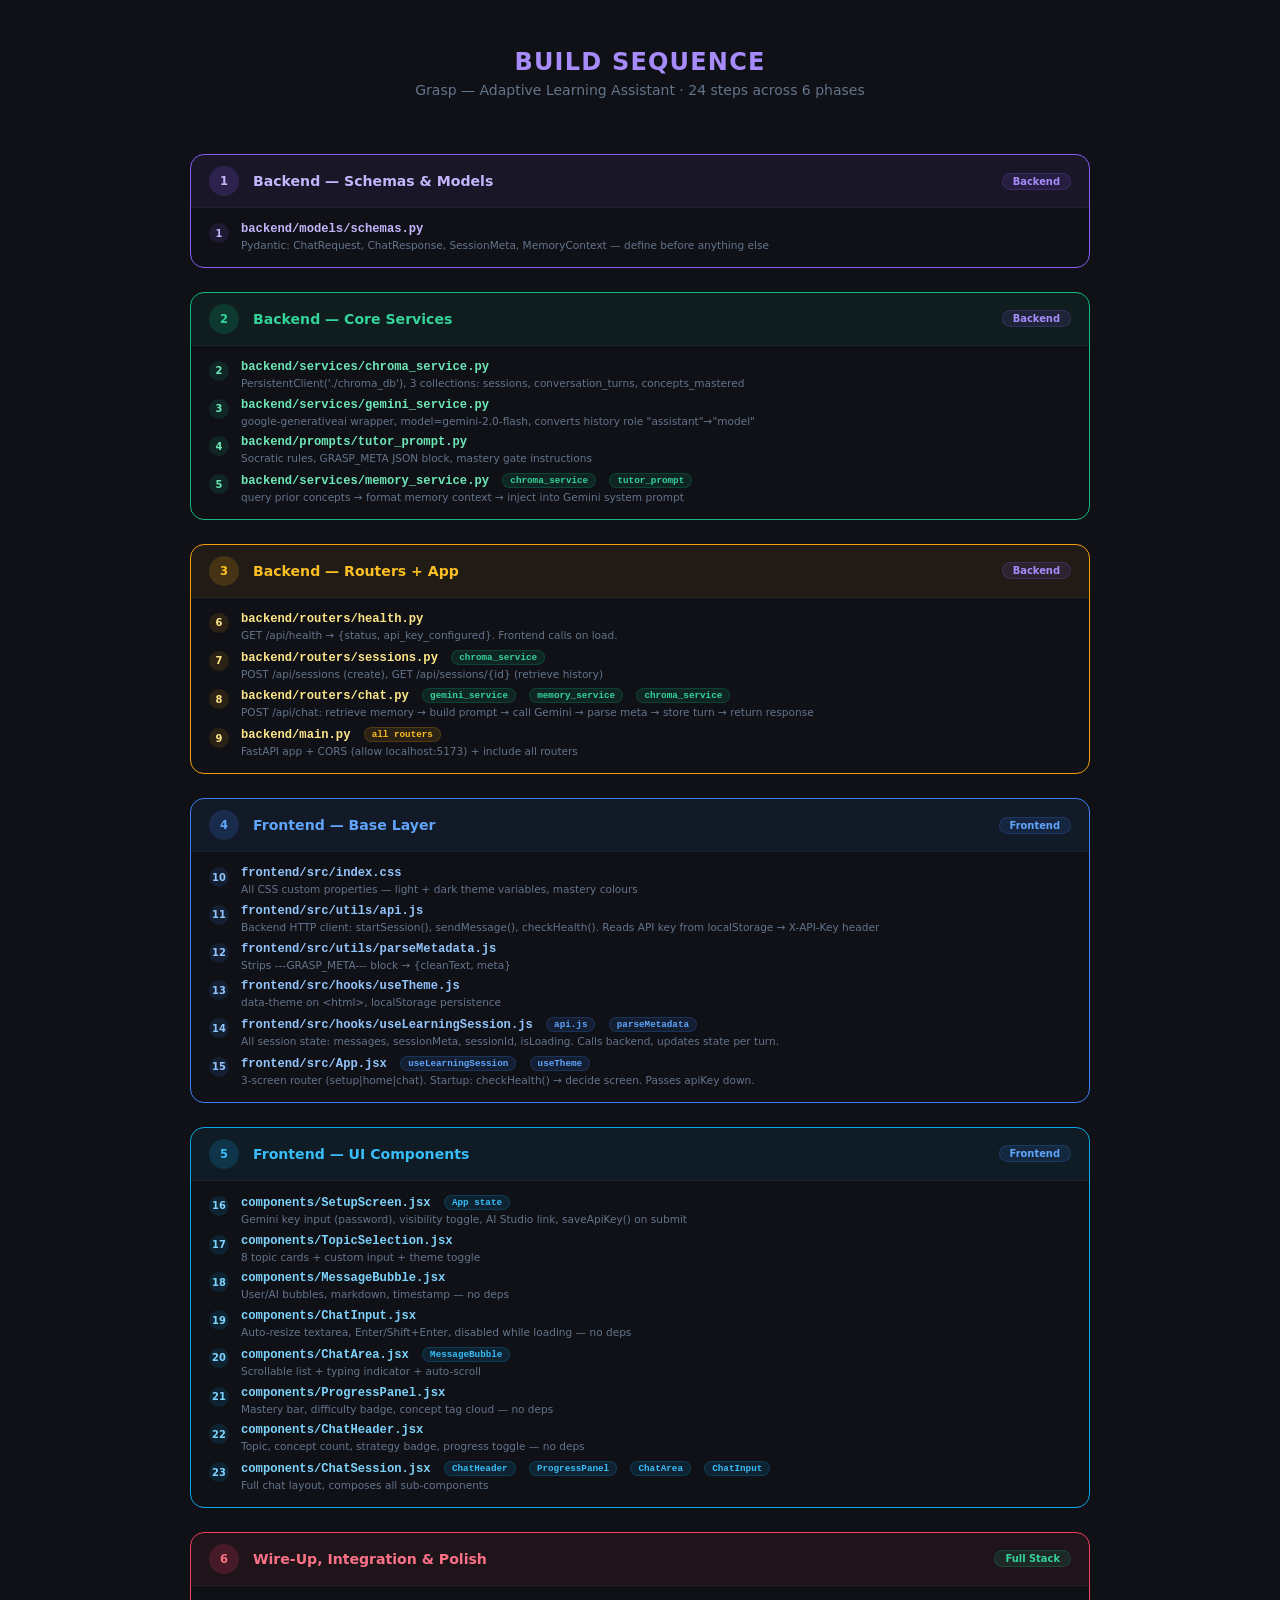
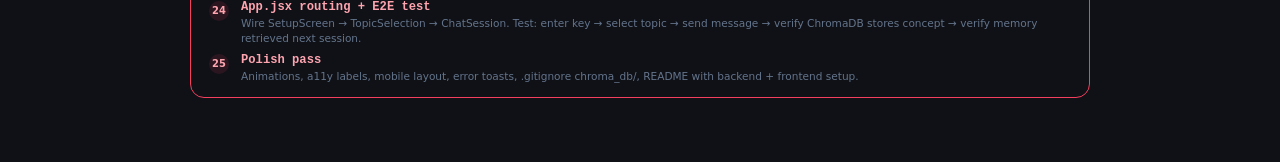
<file: diagrams/build-sequence.html>
<!DOCTYPE html>
<html lang="en">
<head>
  <meta charset="UTF-8" />
  <meta name="viewport" content="width=device-width, initial-scale=1.0" />
  <title>Grasp — Build Sequence</title>
  <style>
    * { box-sizing: border-box; margin: 0; padding: 0; }

    body {
      background: #0f1117;
      color: #e2e8f0;
      font-family: 'Segoe UI', system-ui, sans-serif;
      min-height: 100vh;
      padding: 48px 24px 64px;
      display: flex;
      flex-direction: column;
      align-items: center;
    }

    h1 {
      font-size: 1.5rem;
      font-weight: 600;
      color: #a78bfa;
      letter-spacing: 0.05em;
      text-transform: uppercase;
      margin-bottom: 6px;
    }

    .subtitle { font-size: 0.875rem; color: #64748b; margin-bottom: 56px; }

    .phases {
      width: 100%;
      max-width: 900px;
      display: flex;
      flex-direction: column;
      gap: 24px;
    }

    .phase {
      border-radius: 14px;
      border: 1px solid;
      overflow: hidden;
    }

    .phase-header {
      display: flex;
      align-items: center;
      gap: 14px;
      padding: 11px 18px;
      border-bottom: 1px solid rgba(255,255,255,0.04);
    }

    .phase-number {
      width: 30px; height: 30px;
      border-radius: 50%;
      display: flex;
      align-items: center;
      justify-content: center;
      font-size: 0.72rem;
      font-weight: 700;
      flex-shrink: 0;
    }

    .phase-title { font-size: 0.88rem; font-weight: 700; }
    .phase-layer {
      margin-left: auto;
      font-size: 0.62rem;
      font-weight: 600;
      padding: 2px 10px;
      border-radius: 20px;
    }
    .layer-backend  { background: rgba(139,92,246,0.12); color: #a78bfa; border: 1px solid rgba(139,92,246,0.2); }
    .layer-frontend { background: rgba(59,130,246,0.12);  color: #60a5fa; border: 1px solid rgba(59,130,246,0.2); }
    .layer-both     { background: rgba(16,185,129,0.12);  color: #34d399; border: 1px solid rgba(16,185,129,0.2); }

    .phase-body {
      padding: 14px 18px;
      display: flex;
      flex-direction: column;
      gap: 7px;
    }

    .step-row {
      display: flex;
      align-items: flex-start;
      gap: 12px;
    }

    .step-num {
      flex-shrink: 0;
      width: 20px; height: 20px;
      border-radius: 50%;
      font-size: 0.62rem;
      font-weight: 700;
      display: flex;
      align-items: center;
      justify-content: center;
      margin-top: 1px;
    }

    .step-content { flex: 1; }
    .step-file {
      font-size: 0.76rem;
      font-family: 'Courier New', monospace;
      font-weight: 600;
    }
    .step-note { font-size: 0.66rem; color: #64748b; margin-top: 2px; line-height: 1.4; }

    .dep-tag {
      display: inline-block;
      font-size: 0.58rem;
      padding: 1px 7px;
      border-radius: 20px;
      margin-left: 6px;
      vertical-align: middle;
    }

    /* Phase colours */
    .p-backend-models { border-color: #8b5cf6; }
    .p-backend-models .phase-header { background: rgba(139,92,246,0.07); }
    .p-backend-models .phase-number { background: rgba(139,92,246,0.18); color: #c4b5fd; }
    .p-backend-models .phase-title  { color: #c4b5fd; }
    .p-backend-models .step-num     { background: rgba(139,92,246,0.12); color: #c4b5fd; }
    .p-backend-models .step-file    { color: #c4b5fd; }

    .p-backend-services { border-color: #10b981; }
    .p-backend-services .phase-header { background: rgba(16,185,129,0.07); }
    .p-backend-services .phase-number { background: rgba(16,185,129,0.18); color: #34d399; }
    .p-backend-services .phase-title  { color: #34d399; }
    .p-backend-services .step-num     { background: rgba(16,185,129,0.12); color: #6ee7b7; }
    .p-backend-services .step-file    { color: #6ee7b7; }

    .p-backend-routes { border-color: #f59e0b; }
    .p-backend-routes .phase-header { background: rgba(245,158,11,0.07); }
    .p-backend-routes .phase-number { background: rgba(245,158,11,0.18); color: #fbbf24; }
    .p-backend-routes .phase-title  { color: #fbbf24; }
    .p-backend-routes .step-num     { background: rgba(245,158,11,0.12); color: #fde68a; }
    .p-backend-routes .step-file    { color: #fde68a; }

    .p-frontend-base { border-color: #3b82f6; }
    .p-frontend-base .phase-header { background: rgba(59,130,246,0.07); }
    .p-frontend-base .phase-number { background: rgba(59,130,246,0.18); color: #60a5fa; }
    .p-frontend-base .phase-title  { color: #60a5fa; }
    .p-frontend-base .step-num     { background: rgba(59,130,246,0.12); color: #93c5fd; }
    .p-frontend-base .step-file    { color: #93c5fd; }

    .p-frontend-ui { border-color: #0ea5e9; }
    .p-frontend-ui .phase-header { background: rgba(14,165,233,0.07); }
    .p-frontend-ui .phase-number { background: rgba(14,165,233,0.18); color: #38bdf8; }
    .p-frontend-ui .phase-title  { color: #38bdf8; }
    .p-frontend-ui .step-num     { background: rgba(14,165,233,0.12); color: #7dd3fc; }
    .p-frontend-ui .step-file    { color: #7dd3fc; }

    .p-wire { border-color: #f43f5e; }
    .p-wire .phase-header { background: rgba(244,63,94,0.07); }
    .p-wire .phase-number { background: rgba(244,63,94,0.18); color: #fb7185; }
    .p-wire .phase-title  { color: #fb7185; }
    .p-wire .step-num     { background: rgba(244,63,94,0.12); color: #fda4af; }
    .p-wire .step-file    { color: #fda4af; }

    /* Dep tag colours */
    .dep-purple { background: rgba(139,92,246,0.12); color: #a78bfa; border: 1px solid rgba(139,92,246,0.2); }
    .dep-green  { background: rgba(16,185,129,0.12); color: #34d399; border: 1px solid rgba(16,185,129,0.2); }
    .dep-blue   { background: rgba(59,130,246,0.12); color: #60a5fa; border: 1px solid rgba(59,130,246,0.2); }
    .dep-amber  { background: rgba(245,158,11,0.12); color: #fbbf24; border: 1px solid rgba(245,158,11,0.2); }
    .dep-sky    { background: rgba(14,165,233,0.12); color: #38bdf8; border: 1px solid rgba(14,165,233,0.2); }
  </style>
</head>
<body>

  <h1>Build Sequence</h1>
  <p class="subtitle">Grasp — Adaptive Learning Assistant · 24 steps across 6 phases</p>

  <div class="phases">

    <!-- Phase 1: Backend Models -->
    <div class="phase p-backend-models">
      <div class="phase-header">
        <div class="phase-number">1</div>
        <div class="phase-title">Backend — Schemas &amp; Models</div>
        <span class="phase-layer layer-backend">Backend</span>
      </div>
      <div class="phase-body">
        <div class="step-row">
          <div class="step-num">1</div>
          <div class="step-content">
            <div class="step-file">backend/models/schemas.py</div>
            <div class="step-note">Pydantic: ChatRequest, ChatResponse, SessionMeta, MemoryContext — define before anything else</div>
          </div>
        </div>
      </div>
    </div>

    <!-- Phase 2: Backend Services -->
    <div class="phase p-backend-services">
      <div class="phase-header">
        <div class="phase-number">2</div>
        <div class="phase-title">Backend — Core Services</div>
        <span class="phase-layer layer-backend">Backend</span>
      </div>
      <div class="phase-body">
        <div class="step-row">
          <div class="step-num">2</div>
          <div class="step-content">
            <div class="step-file">backend/services/chroma_service.py</div>
            <div class="step-note">PersistentClient('./chroma_db'), 3 collections: sessions, conversation_turns, concepts_mastered</div>
          </div>
        </div>
        <div class="step-row">
          <div class="step-num">3</div>
          <div class="step-content">
            <div class="step-file">backend/services/gemini_service.py</div>
            <div class="step-note">google-generativeai wrapper, model=gemini-2.0-flash, converts history role "assistant"→"model"</div>
          </div>
        </div>
        <div class="step-row">
          <div class="step-num">4</div>
          <div class="step-content">
            <div class="step-file">backend/prompts/tutor_prompt.py</div>
            <div class="step-note">Socratic rules, GRASP_META JSON block, mastery gate instructions</div>
          </div>
        </div>
        <div class="step-row">
          <div class="step-num">5</div>
          <div class="step-content">
            <div class="step-file">backend/services/memory_service.py
              <span class="dep-tag dep-green">chroma_service</span>
              <span class="dep-tag dep-green">tutor_prompt</span>
            </div>
            <div class="step-note">query prior concepts → format memory context → inject into Gemini system prompt</div>
          </div>
        </div>
      </div>
    </div>

    <!-- Phase 3: Backend Routes -->
    <div class="phase p-backend-routes">
      <div class="phase-header">
        <div class="phase-number">3</div>
        <div class="phase-title">Backend — Routers + App</div>
        <span class="phase-layer layer-backend">Backend</span>
      </div>
      <div class="phase-body">
        <div class="step-row">
          <div class="step-num">6</div>
          <div class="step-content">
            <div class="step-file">backend/routers/health.py</div>
            <div class="step-note">GET /api/health → {status, api_key_configured}. Frontend calls on load.</div>
          </div>
        </div>
        <div class="step-row">
          <div class="step-num">7</div>
          <div class="step-content">
            <div class="step-file">backend/routers/sessions.py
              <span class="dep-tag dep-green">chroma_service</span>
            </div>
            <div class="step-note">POST /api/sessions (create), GET /api/sessions/{id} (retrieve history)</div>
          </div>
        </div>
        <div class="step-row">
          <div class="step-num">8</div>
          <div class="step-content">
            <div class="step-file">backend/routers/chat.py
              <span class="dep-tag dep-green">gemini_service</span>
              <span class="dep-tag dep-green">memory_service</span>
              <span class="dep-tag dep-green">chroma_service</span>
            </div>
            <div class="step-note">POST /api/chat: retrieve memory → build prompt → call Gemini → parse meta → store turn → return response</div>
          </div>
        </div>
        <div class="step-row">
          <div class="step-num">9</div>
          <div class="step-content">
            <div class="step-file">backend/main.py
              <span class="dep-tag dep-amber">all routers</span>
            </div>
            <div class="step-note">FastAPI app + CORS (allow localhost:5173) + include all routers</div>
          </div>
        </div>
      </div>
    </div>

    <!-- Phase 4: Frontend Base -->
    <div class="phase p-frontend-base">
      <div class="phase-header">
        <div class="phase-number">4</div>
        <div class="phase-title">Frontend — Base Layer</div>
        <span class="phase-layer layer-frontend">Frontend</span>
      </div>
      <div class="phase-body">
        <div class="step-row">
          <div class="step-num">10</div>
          <div class="step-content">
            <div class="step-file">frontend/src/index.css</div>
            <div class="step-note">All CSS custom properties — light + dark theme variables, mastery colours</div>
          </div>
        </div>
        <div class="step-row">
          <div class="step-num">11</div>
          <div class="step-content">
            <div class="step-file">frontend/src/utils/api.js</div>
            <div class="step-note">Backend HTTP client: startSession(), sendMessage(), checkHealth(). Reads API key from localStorage → X-API-Key header</div>
          </div>
        </div>
        <div class="step-row">
          <div class="step-num">12</div>
          <div class="step-content">
            <div class="step-file">frontend/src/utils/parseMetadata.js</div>
            <div class="step-note">Strips ---GRASP_META--- block → {cleanText, meta}</div>
          </div>
        </div>
        <div class="step-row">
          <div class="step-num">13</div>
          <div class="step-content">
            <div class="step-file">frontend/src/hooks/useTheme.js</div>
            <div class="step-note">data-theme on &lt;html&gt;, localStorage persistence</div>
          </div>
        </div>
        <div class="step-row">
          <div class="step-num">14</div>
          <div class="step-content">
            <div class="step-file">frontend/src/hooks/useLearningSession.js
              <span class="dep-tag dep-blue">api.js</span>
              <span class="dep-tag dep-blue">parseMetadata</span>
            </div>
            <div class="step-note">All session state: messages, sessionMeta, sessionId, isLoading. Calls backend, updates state per turn.</div>
          </div>
        </div>
        <div class="step-row">
          <div class="step-num">15</div>
          <div class="step-content">
            <div class="step-file">frontend/src/App.jsx
              <span class="dep-tag dep-blue">useLearningSession</span>
              <span class="dep-tag dep-blue">useTheme</span>
            </div>
            <div class="step-note">3-screen router (setup|home|chat). Startup: checkHealth() → decide screen. Passes apiKey down.</div>
          </div>
        </div>
      </div>
    </div>

    <!-- Phase 5: Frontend UI -->
    <div class="phase p-frontend-ui">
      <div class="phase-header">
        <div class="phase-number">5</div>
        <div class="phase-title">Frontend — UI Components</div>
        <span class="phase-layer layer-frontend">Frontend</span>
      </div>
      <div class="phase-body">
        <div class="step-row">
          <div class="step-num">16</div>
          <div class="step-content">
            <div class="step-file">components/SetupScreen.jsx
              <span class="dep-tag dep-sky">App state</span>
            </div>
            <div class="step-note">Gemini key input (password), visibility toggle, AI Studio link, saveApiKey() on submit</div>
          </div>
        </div>
        <div class="step-row">
          <div class="step-num">17</div>
          <div class="step-content">
            <div class="step-file">components/TopicSelection.jsx</div>
            <div class="step-note">8 topic cards + custom input + theme toggle</div>
          </div>
        </div>
        <div class="step-row">
          <div class="step-num">18</div>
          <div class="step-content">
            <div class="step-file">components/MessageBubble.jsx</div>
            <div class="step-note">User/AI bubbles, markdown, timestamp — no deps</div>
          </div>
        </div>
        <div class="step-row">
          <div class="step-num">19</div>
          <div class="step-content">
            <div class="step-file">components/ChatInput.jsx</div>
            <div class="step-note">Auto-resize textarea, Enter/Shift+Enter, disabled while loading — no deps</div>
          </div>
        </div>
        <div class="step-row">
          <div class="step-num">20</div>
          <div class="step-content">
            <div class="step-file">components/ChatArea.jsx
              <span class="dep-tag dep-sky">MessageBubble</span>
            </div>
            <div class="step-note">Scrollable list + typing indicator + auto-scroll</div>
          </div>
        </div>
        <div class="step-row">
          <div class="step-num">21</div>
          <div class="step-content">
            <div class="step-file">components/ProgressPanel.jsx</div>
            <div class="step-note">Mastery bar, difficulty badge, concept tag cloud — no deps</div>
          </div>
        </div>
        <div class="step-row">
          <div class="step-num">22</div>
          <div class="step-content">
            <div class="step-file">components/ChatHeader.jsx</div>
            <div class="step-note">Topic, concept count, strategy badge, progress toggle — no deps</div>
          </div>
        </div>
        <div class="step-row">
          <div class="step-num">23</div>
          <div class="step-content">
            <div class="step-file">components/ChatSession.jsx
              <span class="dep-tag dep-sky">ChatHeader</span>
              <span class="dep-tag dep-sky">ProgressPanel</span>
              <span class="dep-tag dep-sky">ChatArea</span>
              <span class="dep-tag dep-sky">ChatInput</span>
            </div>
            <div class="step-note">Full chat layout, composes all sub-components</div>
          </div>
        </div>
      </div>
    </div>

    <!-- Phase 6: Wire-Up -->
    <div class="phase p-wire">
      <div class="phase-header">
        <div class="phase-number">6</div>
        <div class="phase-title">Wire-Up, Integration &amp; Polish</div>
        <span class="phase-layer layer-both">Full Stack</span>
      </div>
      <div class="phase-body">
        <div class="step-row">
          <div class="step-num">24</div>
          <div class="step-content">
            <div class="step-file">App.jsx routing + E2E test</div>
            <div class="step-note">Wire SetupScreen → TopicSelection → ChatSession. Test: enter key → select topic → send message → verify ChromaDB stores concept → verify memory retrieved next session.</div>
          </div>
        </div>
        <div class="step-row">
          <div class="step-num">25</div>
          <div class="step-content">
            <div class="step-file">Polish pass</div>
            <div class="step-note">Animations, a11y labels, mobile layout, error toasts, .gitignore chroma_db/, README with backend + frontend setup.</div>
          </div>
        </div>
      </div>
    </div>

  </div>

</body>
</html>
</file>
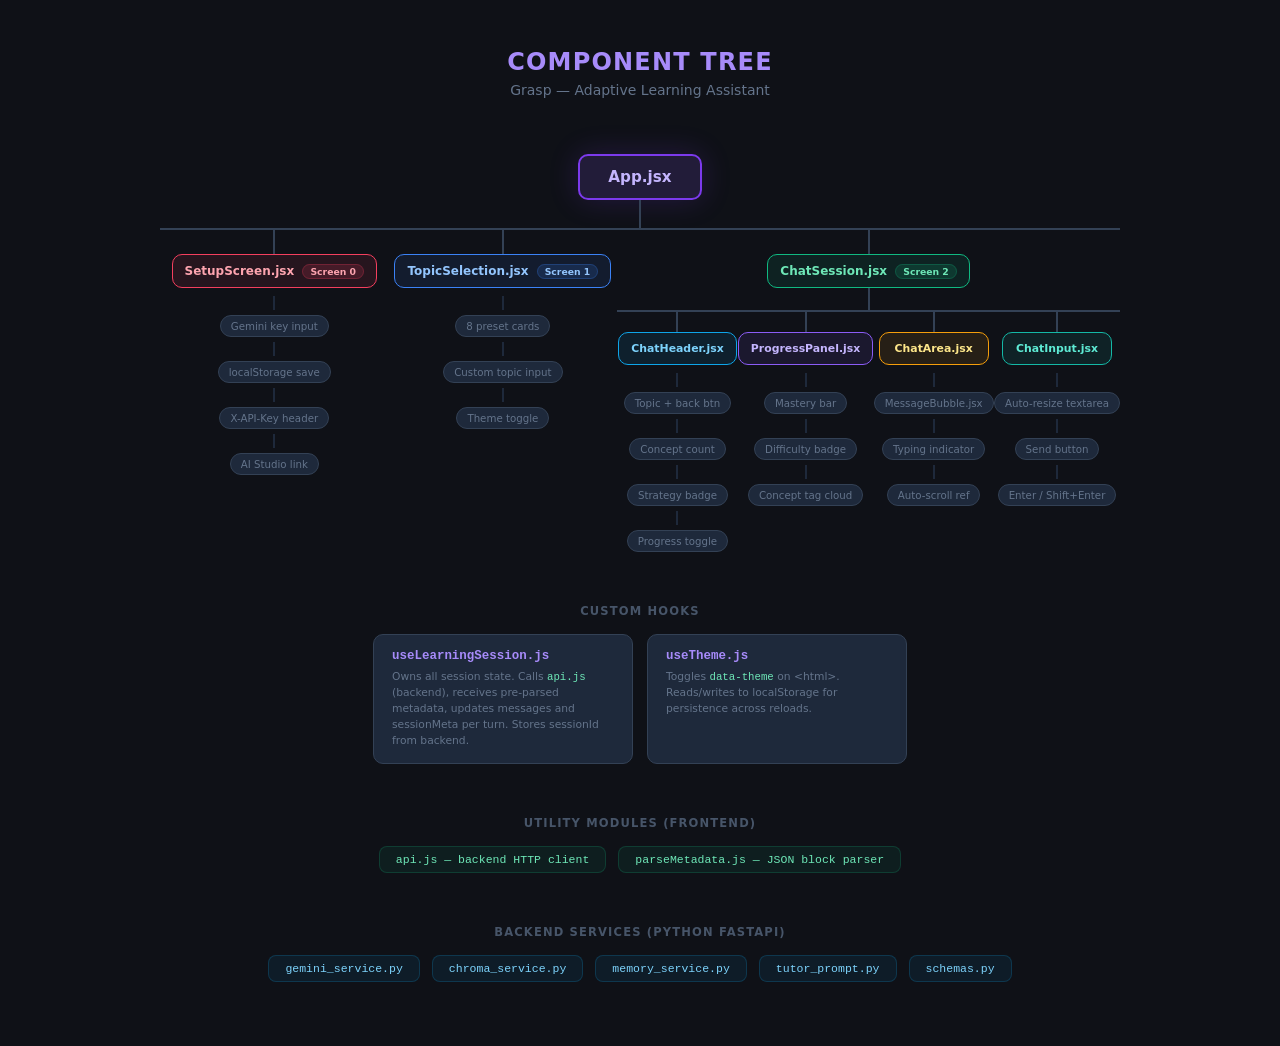
<file: diagrams/component-tree.html>
<!DOCTYPE html>
<html lang="en">
<head>
  <meta charset="UTF-8" />
  <meta name="viewport" content="width=device-width, initial-scale=1.0" />
  <title>Grasp — Component Tree</title>
  <style>
    * { box-sizing: border-box; margin: 0; padding: 0; }

    body {
      background: #0f1117;
      color: #e2e8f0;
      font-family: 'Segoe UI', system-ui, sans-serif;
      min-height: 100vh;
      display: flex;
      flex-direction: column;
      align-items: center;
      padding: 48px 24px 64px;
    }

    h1 {
      font-size: 1.5rem;
      font-weight: 600;
      color: #a78bfa;
      letter-spacing: 0.05em;
      text-transform: uppercase;
      margin-bottom: 6px;
    }

    .subtitle { font-size: 0.875rem; color: #64748b; margin-bottom: 56px; }

    .tree {
      display: flex;
      flex-direction: column;
      align-items: center;
      width: 100%;
      max-width: 960px;
    }

    .root-node {
      padding: 12px 28px;
      border-radius: 10px;
      background: rgba(139,92,246,0.15);
      border: 2px solid #7c3aed;
      font-size: 0.95rem;
      font-weight: 700;
      color: #c4b5fd;
      box-shadow: 0 0 30px rgba(124,58,237,0.2);
    }

    .stem       { width: 2px; background: #334155; }
    .h-line     { position: absolute; top: 0; left: 0; right: 0; height: 2px; background: #334155; }
    .drop       { width: 2px; background: #334155; }

    .branch-bar {
      display: flex;
      align-items: flex-start;
      position: relative;
      width: 100%;
    }

    .branch-col {
      flex: 1;
      display: flex;
      flex-direction: column;
      align-items: center;
    }

    .comp {
      padding: 9px 12px;
      border-radius: 10px;
      font-size: 0.75rem;
      font-weight: 600;
      text-align: center;
      min-width: 110px;
      border: 1.5px solid;
      transition: transform 0.15s ease;
      cursor: default;
    }
    .comp:hover { transform: translateY(-2px); }

    .comp-blue   { background: rgba(59,130,246,0.1);  border-color: #3b82f6; color: #93c5fd; }
    .comp-green  { background: rgba(16,185,129,0.1);  border-color: #10b981; color: #6ee7b7; }
    .comp-amber  { background: rgba(245,158,11,0.1);  border-color: #f59e0b; color: #fde68a; }
    .comp-rose   { background: rgba(244,63,94,0.1);   border-color: #f43f5e; color: #fda4af; }
    .comp-sky    { background: rgba(14,165,233,0.1);  border-color: #0ea5e9; color: #7dd3fc; }
    .comp-purple { background: rgba(139,92,246,0.1);  border-color: #8b5cf6; color: #c4b5fd; }
    .comp-teal   { background: rgba(20,184,166,0.1);  border-color: #14b8a6; color: #5eead4; }

    .leaves { margin-top: 8px; display: flex; flex-direction: column; align-items: center; gap: 5px; }
    .leaf-stem { width: 2px; height: 14px; background: #1e293b; }
    .leaf {
      padding: 4px 10px;
      border-radius: 20px;
      font-size: 0.64rem;
      color: #64748b;
      background: #1e293b;
      border: 1px solid #334155;
      white-space: nowrap;
    }

    /* Screen labels */
    .screen-badge {
      font-size: 0.58rem;
      padding: 1px 7px;
      border-radius: 20px;
      margin-left: 4px;
      vertical-align: middle;
    }
    .sb-rose   { background: rgba(244,63,94,0.15); color: #fda4af; border: 1px solid rgba(244,63,94,0.25); }
    .sb-blue   { background: rgba(59,130,246,0.15); color: #93c5fd; border: 1px solid rgba(59,130,246,0.25); }
    .sb-green  { background: rgba(16,185,129,0.15); color: #6ee7b7; border: 1px solid rgba(16,185,129,0.25); }

    /* Sections */
    .section { margin-top: 52px; width: 100%; max-width: 960px; }
    .section-title {
      font-size: 0.72rem;
      font-weight: 700;
      text-transform: uppercase;
      letter-spacing: 0.1em;
      color: #475569;
      margin-bottom: 16px;
      text-align: center;
    }

    .hooks-row { display: flex; gap: 14px; flex-wrap: wrap; justify-content: center; }
    .hook-card {
      border: 1px solid #334155;
      border-radius: 10px;
      padding: 14px 18px;
      background: #1e293b;
      min-width: 200px;
      flex: 1;
      max-width: 260px;
    }
    .hook-name  { font-size: 0.78rem; font-weight: 600; color: #a78bfa; margin-bottom: 6px; font-family: 'Courier New', monospace; }
    .hook-desc  { font-size: 0.67rem; color: #64748b; line-height: 1.5; }

    .utils-row  { display: flex; gap: 12px; flex-wrap: wrap; justify-content: center; margin-top: 14px; }
    .util-chip {
      padding: 6px 16px;
      border-radius: 8px;
      font-size: 0.72rem;
      font-family: 'Courier New', monospace;
    }
    .util-green { background: rgba(16,185,129,0.08); border: 1px solid rgba(16,185,129,0.2); color: #6ee7b7; }
    .util-sky   { background: rgba(14,165,233,0.08); border: 1px solid rgba(14,165,233,0.2); color: #7dd3fc; }
  </style>
</head>
<body>

  <h1>Component Tree</h1>
  <p class="subtitle">Grasp — Adaptive Learning Assistant</p>

  <div class="tree">

    <!-- Root -->
    <div class="root-node">App.jsx</div>
    <div class="stem" style="height:28px"></div>

    <!-- Level 1: 3 branches — SetupScreen | TopicSelection | ChatSession -->
    <div class="branch-bar">
      <div class="h-line"></div>

      <!-- SetupScreen -->
      <div class="branch-col">
        <div class="drop" style="height:26px"></div>
        <div class="comp comp-rose">
          SetupScreen.jsx
          <span class="screen-badge sb-rose">Screen 0</span>
        </div>
        <div class="leaves">
          <div class="leaf-stem"></div>
          <div class="leaf">Gemini key input</div>
          <div class="leaf-stem"></div>
          <div class="leaf">localStorage save</div>
          <div class="leaf-stem"></div>
          <div class="leaf">X-API-Key header</div>
          <div class="leaf-stem"></div>
          <div class="leaf">AI Studio link</div>
        </div>
      </div>

      <!-- TopicSelection -->
      <div class="branch-col">
        <div class="drop" style="height:26px"></div>
        <div class="comp comp-blue">
          TopicSelection.jsx
          <span class="screen-badge sb-blue">Screen 1</span>
        </div>
        <div class="leaves">
          <div class="leaf-stem"></div>
          <div class="leaf">8 preset cards</div>
          <div class="leaf-stem"></div>
          <div class="leaf">Custom topic input</div>
          <div class="leaf-stem"></div>
          <div class="leaf">Theme toggle</div>
        </div>
      </div>

      <!-- ChatSession + children -->
      <div class="branch-col" style="flex:2.2">
        <div class="drop" style="height:26px"></div>
        <div class="comp comp-green" style="min-width:160px">
          ChatSession.jsx
          <span class="screen-badge sb-green">Screen 2</span>
        </div>

        <!-- Level 2 inside ChatSession -->
        <div class="stem" style="height:22px"></div>
        <div class="branch-bar" style="width:100%">
          <div class="h-line"></div>

          <div class="branch-col">
            <div class="drop" style="height:22px"></div>
            <div class="comp comp-sky" style="font-size:0.68rem">ChatHeader.jsx</div>
            <div class="leaves">
              <div class="leaf-stem"></div>
              <div class="leaf">Topic + back btn</div>
              <div class="leaf-stem"></div>
              <div class="leaf">Concept count</div>
              <div class="leaf-stem"></div>
              <div class="leaf">Strategy badge</div>
              <div class="leaf-stem"></div>
              <div class="leaf">Progress toggle</div>
            </div>
          </div>

          <div class="branch-col">
            <div class="drop" style="height:22px"></div>
            <div class="comp comp-purple" style="font-size:0.68rem">ProgressPanel.jsx</div>
            <div class="leaves">
              <div class="leaf-stem"></div>
              <div class="leaf">Mastery bar</div>
              <div class="leaf-stem"></div>
              <div class="leaf">Difficulty badge</div>
              <div class="leaf-stem"></div>
              <div class="leaf">Concept tag cloud</div>
            </div>
          </div>

          <div class="branch-col">
            <div class="drop" style="height:22px"></div>
            <div class="comp comp-amber" style="font-size:0.68rem">ChatArea.jsx</div>
            <div class="leaves">
              <div class="leaf-stem"></div>
              <div class="leaf">MessageBubble.jsx</div>
              <div class="leaf-stem"></div>
              <div class="leaf">Typing indicator</div>
              <div class="leaf-stem"></div>
              <div class="leaf">Auto-scroll ref</div>
            </div>
          </div>

          <div class="branch-col">
            <div class="drop" style="height:22px"></div>
            <div class="comp comp-teal" style="font-size:0.68rem">ChatInput.jsx</div>
            <div class="leaves">
              <div class="leaf-stem"></div>
              <div class="leaf">Auto-resize textarea</div>
              <div class="leaf-stem"></div>
              <div class="leaf">Send button</div>
              <div class="leaf-stem"></div>
              <div class="leaf">Enter / Shift+Enter</div>
            </div>
          </div>

        </div>
      </div>
    </div>

  </div>

  <!-- Custom Hooks -->
  <div class="section">
    <div class="section-title">Custom Hooks</div>
    <div class="hooks-row">
      <div class="hook-card">
        <div class="hook-name">useLearningSession.js</div>
        <div class="hook-desc">Owns all session state. Calls <code style="color:#6ee7b7">api.js</code> (backend), receives pre-parsed metadata, updates messages and sessionMeta per turn. Stores sessionId from backend.</div>
      </div>
      <div class="hook-card">
        <div class="hook-name">useTheme.js</div>
        <div class="hook-desc">Toggles <code style="color:#6ee7b7">data-theme</code> on &lt;html&gt;. Reads/writes to localStorage for persistence across reloads.</div>
      </div>
    </div>
  </div>

  <!-- Utils -->
  <div class="section">
    <div class="section-title">Utility Modules (Frontend)</div>
    <div class="utils-row">
      <div class="util-chip util-green">api.js — backend HTTP client</div>
      <div class="util-chip util-green">parseMetadata.js — JSON block parser</div>
    </div>
  </div>

  <!-- Backend -->
  <div class="section">
    <div class="section-title">Backend Services (Python FastAPI)</div>
    <div class="utils-row">
      <div class="util-chip util-sky">gemini_service.py</div>
      <div class="util-chip util-sky">chroma_service.py</div>
      <div class="util-chip util-sky">memory_service.py</div>
      <div class="util-chip util-sky">tutor_prompt.py</div>
      <div class="util-chip util-sky">schemas.py</div>
    </div>
  </div>

</body>
</html>
</file>
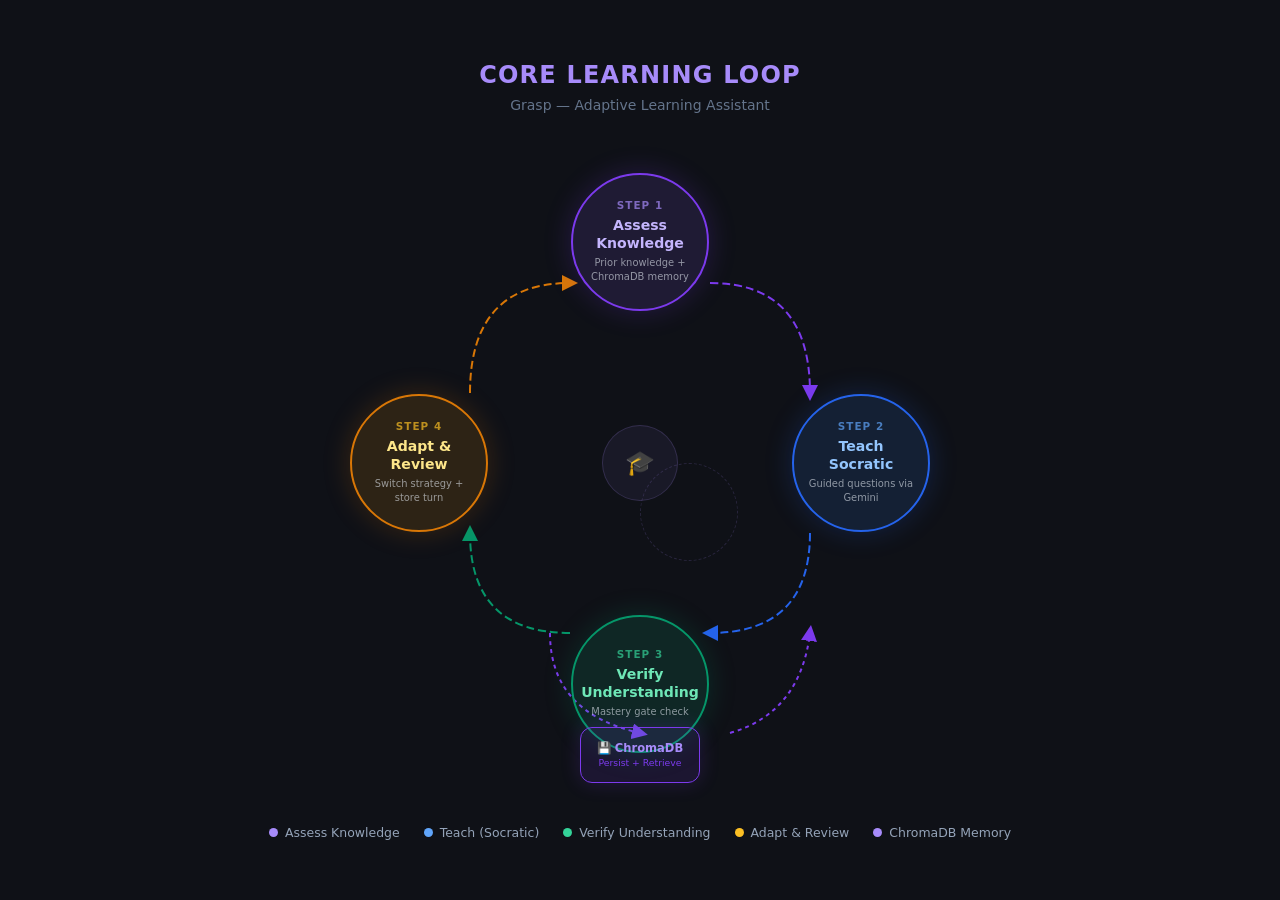
<file: diagrams/learning-loop.html>
<!DOCTYPE html>
<html lang="en">
<head>
  <meta charset="UTF-8" />
  <meta name="viewport" content="width=device-width, initial-scale=1.0" />
  <title>Grasp — Core Learning Loop</title>
  <style>
    * { box-sizing: border-box; margin: 0; padding: 0; }

    body {
      background: #0f1117;
      color: #e2e8f0;
      font-family: 'Segoe UI', system-ui, sans-serif;
      display: flex;
      flex-direction: column;
      align-items: center;
      justify-content: center;
      min-height: 100vh;
      padding: 40px 20px;
    }

    h1 {
      font-size: 1.5rem;
      font-weight: 600;
      color: #a78bfa;
      letter-spacing: 0.05em;
      text-transform: uppercase;
      margin-bottom: 8px;
    }

    .subtitle { font-size: 0.875rem; color: #64748b; margin-bottom: 60px; }

    .diagram {
      position: relative;
      width: 580px;
      height: 580px;
    }

    .node {
      position: absolute;
      width: 138px;
      height: 138px;
      border-radius: 50%;
      display: flex;
      flex-direction: column;
      align-items: center;
      justify-content: center;
      text-align: center;
      cursor: default;
      transition: transform 0.2s ease, box-shadow 0.2s ease;
      border: 2px solid transparent;
    }

    .node .number { font-size: 0.65rem; font-weight: 700; letter-spacing: 0.1em; text-transform: uppercase; opacity: 0.7; margin-bottom: 5px; }
    .node .label  { font-size: 0.88rem; font-weight: 700; line-height: 1.3; }
    .node .desc   { font-size: 0.62rem; opacity: 0.6; margin-top: 4px; line-height: 1.4; padding: 0 10px; }

    /* Diamond positions */
    .n1 { top: 0;    left: 50%; transform: translateX(-50%); }
    .n2 { top: 50%;  right: 0;  transform: translateY(-50%); }
    .n3 { bottom: 0; left: 50%; transform: translateX(-50%); }
    .n4 { top: 50%;  left: 0;   transform: translateY(-50%); }

    /* Memory node — bottom center, slightly outside the diamond */
    .n5 {
      position: absolute;
      bottom: -30px;
      left: 50%;
      transform: translateX(-50%);
      width: 120px;
      height: 56px;
      border-radius: 12px;
      display: flex;
      flex-direction: column;
      align-items: center;
      justify-content: center;
      text-align: center;
      cursor: default;
      border: 1.5px solid #7c3aed;
      background: rgba(124,58,237,0.12);
      box-shadow: 0 0 20px rgba(124,58,237,0.2);
    }
    .n5 .label { font-size: 0.72rem; font-weight: 700; color: #a78bfa; }
    .n5 .desc  { font-size: 0.58rem; color: #7c3aed; margin-top: 2px; }

    .n1:hover { transform: translateX(-50%) scale(1.07); }
    .n2:hover { transform: translateY(-50%) scale(1.07); }
    .n3:hover { transform: translateX(-50%) scale(1.07); }
    .n4:hover { transform: translateY(-50%) scale(1.07); }

    .n1 { background: rgba(139,92,246,0.13); border-color: #7c3aed; box-shadow: 0 0 28px rgba(124,58,237,0.22); }
    .n2 { background: rgba(59,130,246,0.13);  border-color: #2563eb; box-shadow: 0 0 28px rgba(37,99,235,0.22); }
    .n3 { background: rgba(16,185,129,0.13);  border-color: #059669; box-shadow: 0 0 28px rgba(5,150,105,0.22); }
    .n4 { background: rgba(245,158,11,0.13);  border-color: #d97706; box-shadow: 0 0 28px rgba(217,119,6,0.22); }

    .n1 .number { color: #a78bfa; } .n1 .label { color: #c4b5fd; }
    .n2 .number { color: #60a5fa; } .n2 .label { color: #93c5fd; }
    .n3 .number { color: #34d399; } .n3 .label { color: #6ee7b7; }
    .n4 .number { color: #fbbf24; } .n4 .label { color: #fde68a; }

    /* SVG arrows */
    .arrows { position: absolute; inset: 0; pointer-events: none; }

    @keyframes dashMove { to { stroke-dashoffset: -24; } }

    .arrow-path {
      fill: none;
      stroke-width: 2;
      stroke-dasharray: 8 4;
      animation: dashMove 1.2s linear infinite;
    }
    .a1 { stroke: #7c3aed; }
    .a2 { stroke: #2563eb; }
    .a3 { stroke: #059669; }
    .a4 { stroke: #d97706; }
    .a5 { stroke: #7c3aed; stroke-dasharray: 4 4; animation: dashMove 2s linear infinite; }

    /* Center hub */
    .center {
      position: absolute;
      top: 50%; left: 50%;
      transform: translate(-50%, -50%);
      width: 76px; height: 76px;
      border-radius: 50%;
      background: rgba(167,139,250,0.07);
      border: 1px solid rgba(167,139,250,0.18);
      display: flex;
      align-items: center;
      justify-content: center;
      font-size: 1.5rem;
    }

    @keyframes spin { from { transform: translate(-50%,-50%) rotate(0deg); } to { transform: translate(-50%,-50%) rotate(360deg); } }
    .center-ring {
      position: absolute;
      top: 50%; left: 50%;
      width: 98px; height: 98px;
      border-radius: 50%;
      border: 1px dashed rgba(167,139,250,0.16);
      animation: spin 20s linear infinite;
    }

    /* Memory label connector note */
    .mem-label {
      position: absolute;
      bottom: 18px;
      left: 50%;
      transform: translateX(-50%);
      font-size: 0.58rem;
      color: #475569;
      white-space: nowrap;
    }

    .legend {
      margin-top: 72px;
      display: flex;
      gap: 24px;
      flex-wrap: wrap;
      justify-content: center;
    }

    .legend-item { display: flex; align-items: center; gap: 7px; font-size: 0.78rem; color: #94a3b8; }
    .legend-dot  { width: 9px; height: 9px; border-radius: 50%; }
  </style>
</head>
<body>

  <h1>Core Learning Loop</h1>
  <p class="subtitle">Grasp — Adaptive Learning Assistant</p>

  <div class="diagram">

    <svg class="arrows" viewBox="0 0 580 580">
      <defs>
        <marker id="arr1" markerWidth="8" markerHeight="8" refX="4" refY="4" orient="auto"><path d="M0,0 L8,4 L0,8 Z" fill="#7c3aed"/></marker>
        <marker id="arr2" markerWidth="8" markerHeight="8" refX="4" refY="4" orient="auto"><path d="M0,0 L8,4 L0,8 Z" fill="#2563eb"/></marker>
        <marker id="arr3" markerWidth="8" markerHeight="8" refX="4" refY="4" orient="auto"><path d="M0,0 L8,4 L0,8 Z" fill="#059669"/></marker>
        <marker id="arr4" markerWidth="8" markerHeight="8" refX="4" refY="4" orient="auto"><path d="M0,0 L8,4 L0,8 Z" fill="#d97706"/></marker>
        <marker id="arr5" markerWidth="8" markerHeight="8" refX="4" refY="4" orient="auto"><path d="M0,0 L8,4 L0,8 Z" fill="#7c3aed"/></marker>
      </defs>

      <!-- 1 Assess → 2 Teach -->
      <path class="arrow-path a1" d="M 360,110 Q 460,110 460,220" marker-end="url(#arr1)" />
      <!-- 2 Teach → 3 Verify -->
      <path class="arrow-path a2" d="M 460,360 Q 460,460 360,460" marker-end="url(#arr2)" />
      <!-- 3 Verify → 4 Adapt -->
      <path class="arrow-path a3" d="M 220,460 Q 120,460 120,360" marker-end="url(#arr3)" />
      <!-- 4 Adapt → 1 Assess -->
      <path class="arrow-path a4" d="M 120,220 Q 120,110 220,110" marker-end="url(#arr4)" />
      <!-- 4 Adapt → Memory (dashed, down) -->
      <path class="arrow-path a5" d="M 200,460 Q 200,540 290,560" marker-end="url(#arr5)" />
      <!-- Memory → 1 Assess (dashed, up) -->
      <path class="arrow-path a5" d="M 380,560 Q 450,540 460,460" marker-end="url(#arr5)" />
    </svg>

    <div class="center-ring"></div>
    <div class="center">🎓</div>

    <div class="node n1">
      <span class="number">Step 1</span>
      <span class="label">Assess<br>Knowledge</span>
      <span class="desc">Prior knowledge + ChromaDB memory</span>
    </div>

    <div class="node n2">
      <span class="number">Step 2</span>
      <span class="label">Teach<br>Socratic</span>
      <span class="desc">Guided questions via Gemini</span>
    </div>

    <div class="node n3">
      <span class="number">Step 3</span>
      <span class="label">Verify<br>Understanding</span>
      <span class="desc">Mastery gate check</span>
    </div>

    <div class="node n4">
      <span class="number">Step 4</span>
      <span class="label">Adapt &amp;<br>Review</span>
      <span class="desc">Switch strategy + store turn</span>
    </div>

    <!-- Memory node -->
    <div class="n5">
      <span class="label">💾 ChromaDB</span>
      <span class="desc">Persist + Retrieve</span>
    </div>

  </div>

  <div class="legend">
    <div class="legend-item"><div class="legend-dot" style="background:#a78bfa"></div>Assess Knowledge</div>
    <div class="legend-item"><div class="legend-dot" style="background:#60a5fa"></div>Teach (Socratic)</div>
    <div class="legend-item"><div class="legend-dot" style="background:#34d399"></div>Verify Understanding</div>
    <div class="legend-item"><div class="legend-dot" style="background:#fbbf24"></div>Adapt &amp; Review</div>
    <div class="legend-item"><div class="legend-dot" style="background:#a78bfa"></div>ChromaDB Memory</div>
  </div>

</body>
</html>
</file>
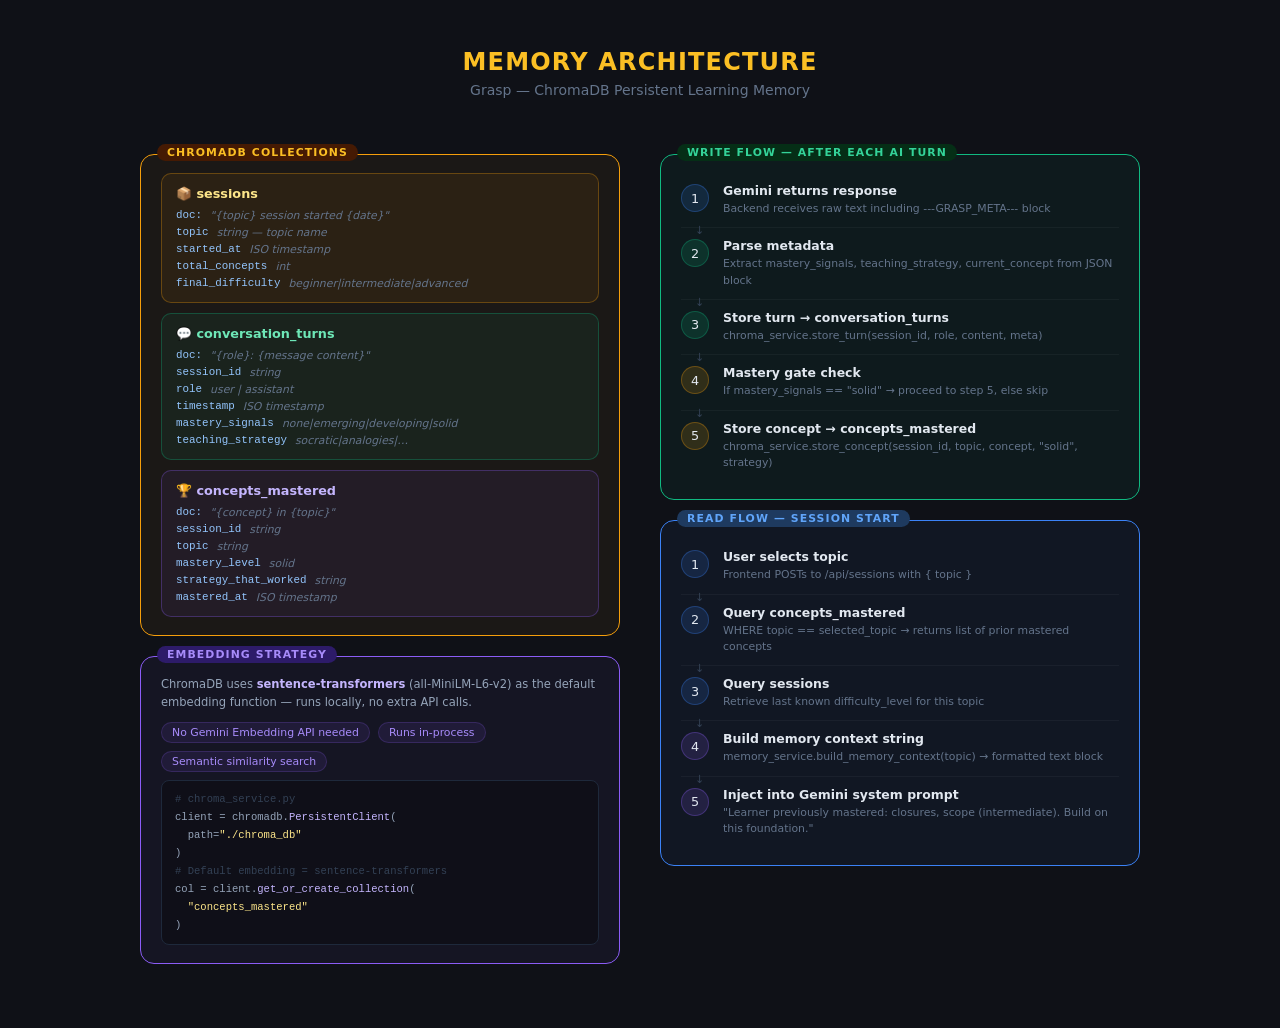
<file: diagrams/memory-architecture.html>
<!DOCTYPE html>
<html lang="en">
<head>
  <meta charset="UTF-8" />
  <meta name="viewport" content="width=device-width, initial-scale=1.0" />
  <title>Grasp — Memory Architecture</title>
  <style>
    * { box-sizing: border-box; margin: 0; padding: 0; }

    body {
      background: #0f1117;
      color: #e2e8f0;
      font-family: 'Segoe UI', system-ui, sans-serif;
      min-height: 100vh;
      padding: 48px 24px 64px;
      display: flex;
      flex-direction: column;
      align-items: center;
    }

    h1 {
      font-size: 1.5rem;
      font-weight: 600;
      color: #fbbf24;
      letter-spacing: 0.05em;
      text-transform: uppercase;
      margin-bottom: 6px;
    }

    .subtitle { font-size: 0.875rem; color: #64748b; margin-bottom: 56px; }

    /* ─── Two-column layout ─── */
    .layout {
      display: flex;
      gap: 40px;
      width: 100%;
      max-width: 1000px;
      align-items: flex-start;
      flex-wrap: wrap;
    }

    .col { flex: 1; min-width: 280px; display: flex; flex-direction: column; gap: 20px; }

    /* ─── Section card ─── */
    .card {
      border-radius: 14px;
      border: 1.5px solid;
      padding: 18px 20px;
      position: relative;
    }

    .card-label {
      position: absolute;
      top: -11px; left: 16px;
      font-size: 0.68rem;
      font-weight: 700;
      letter-spacing: 0.1em;
      text-transform: uppercase;
      padding: 2px 10px;
      border-radius: 20px;
    }

    .card-amber { border-color: #f59e0b; background: rgba(245,158,11,0.05); }
    .card-amber .card-label { background: #451a03; color: #fbbf24; }

    .card-green { border-color: #10b981; background: rgba(16,185,129,0.05); }
    .card-green .card-label { background: #052e16; color: #34d399; }

    .card-blue  { border-color: #3b82f6; background: rgba(59,130,246,0.05); }
    .card-blue  .card-label { background: #1e3a5f; color: #60a5fa; }

    .card-purple { border-color: #8b5cf6; background: rgba(139,92,246,0.05); }
    .card-purple .card-label { background: #2d1b69; color: #a78bfa; }

    /* ─── Collection block ─── */
    .collection {
      border-radius: 10px;
      border: 1px solid;
      padding: 12px 14px;
      margin-bottom: 10px;
    }
    .collection:last-child { margin-bottom: 0; }

    .coll-amber  { border-color: rgba(245,158,11,0.3);  background: rgba(245,158,11,0.07); }
    .coll-green  { border-color: rgba(16,185,129,0.3);  background: rgba(16,185,129,0.07); }
    .coll-purple { border-color: rgba(139,92,246,0.3);  background: rgba(139,92,246,0.07); }

    .coll-name {
      font-size: 0.8rem;
      font-weight: 700;
      display: flex;
      align-items: center;
      gap: 8px;
      margin-bottom: 8px;
    }
    .coll-amber  .coll-name { color: #fde68a; }
    .coll-green  .coll-name { color: #6ee7b7; }
    .coll-purple .coll-name { color: #c4b5fd; }

    .field-list { display: flex; flex-direction: column; gap: 4px; }
    .field {
      font-size: 0.68rem;
      display: flex;
      gap: 8px;
      align-items: flex-start;
    }
    .field-key   { color: #93c5fd; font-family: 'Courier New', monospace; flex-shrink: 0; }
    .field-value { color: #64748b; font-style: italic; }

    /* ─── Flow steps ─── */
    .flow-steps { display: flex; flex-direction: column; gap: 0; }

    .flow-step {
      display: flex;
      gap: 14px;
      align-items: flex-start;
      padding: 10px 0;
      border-bottom: 1px solid rgba(255,255,255,0.04);
      position: relative;
    }
    .flow-step:last-child { border-bottom: none; }

    .step-icon {
      width: 28px; height: 28px;
      border-radius: 50%;
      display: flex; align-items: center; justify-content: center;
      font-size: 0.8rem;
      flex-shrink: 0;
      margin-top: 1px;
    }

    .si-amber  { background: rgba(245,158,11,0.15); border: 1px solid rgba(245,158,11,0.3); }
    .si-green  { background: rgba(16,185,129,0.15); border: 1px solid rgba(16,185,129,0.3); }
    .si-blue   { background: rgba(59,130,246,0.15);  border: 1px solid rgba(59,130,246,0.3);  }
    .si-purple { background: rgba(139,92,246,0.15); border: 1px solid rgba(139,92,246,0.3); }

    .step-body { flex: 1; }
    .step-title { font-size: 0.78rem; font-weight: 600; color: #e2e8f0; margin-bottom: 3px; }
    .step-desc  { font-size: 0.68rem; color: #64748b; line-height: 1.5; }

    .step-arrow {
      position: absolute;
      left: 14px; bottom: -10px;
      font-size: 0.7rem;
      color: #334155;
    }

    /* ─── Connector arrow between columns ─── */
    .divider-arrow {
      display: flex;
      flex-direction: column;
      align-items: center;
      justify-content: center;
      padding-top: 80px;
      width: 40px;
      flex-shrink: 0;
    }
    .d-line { width: 2px; height: 40px; background: #334155; }
    .d-label {
      font-size: 0.58rem;
      color: #475569;
      text-align: center;
      writing-mode: vertical-rl;
      margin: 6px 0;
      white-space: nowrap;
    }
    .d-arrow {
      width: 0; height: 0;
      border-left: 4px solid transparent;
      border-right: 4px solid transparent;
      border-top: 7px solid #334155;
    }

    /* ─── Code block ─── */
    .code-block {
      font-family: 'Courier New', monospace;
      font-size: 0.66rem;
      line-height: 1.7;
      background: rgba(0,0,0,0.3);
      border: 1px solid #1e293b;
      border-radius: 8px;
      padding: 10px 13px;
      margin-top: 8px;
      color: #94a3b8;
    }
    .code-key     { color: #93c5fd; }
    .code-str     { color: #fde68a; }
    .code-comment { color: #334155; }
    .code-func    { color: #c4b5fd; }

    /* ─── Tag row ─── */
    .tag-row { display: flex; gap: 8px; flex-wrap: wrap; margin-top: 10px; }
    .tag {
      font-size: 0.68rem;
      padding: 3px 10px;
      border-radius: 20px;
    }
    .tag-amber  { background: rgba(245,158,11,0.1); border: 1px solid rgba(245,158,11,0.2); color: #fbbf24; }
    .tag-green  { background: rgba(16,185,129,0.1); border: 1px solid rgba(16,185,129,0.2); color: #34d399; }
    .tag-purple { background: rgba(139,92,246,0.1); border: 1px solid rgba(139,92,246,0.2); color: #a78bfa; }
  </style>
</head>
<body>

  <h1>Memory Architecture</h1>
  <p class="subtitle">Grasp — ChromaDB Persistent Learning Memory</p>

  <div class="layout">

    <!-- Left column: ChromaDB Collections -->
    <div class="col">

      <div class="card card-amber">
        <span class="card-label">ChromaDB Collections</span>

        <!-- sessions -->
        <div class="collection coll-amber">
          <div class="coll-name">📦 sessions</div>
          <div class="field-list">
            <div class="field"><span class="field-key">doc:</span><span class="field-value">"{topic} session started {date}"</span></div>
            <div class="field"><span class="field-key">topic</span><span class="field-value">string — topic name</span></div>
            <div class="field"><span class="field-key">started_at</span><span class="field-value">ISO timestamp</span></div>
            <div class="field"><span class="field-key">total_concepts</span><span class="field-value">int</span></div>
            <div class="field"><span class="field-key">final_difficulty</span><span class="field-value">beginner|intermediate|advanced</span></div>
          </div>
        </div>

        <!-- conversation_turns -->
        <div class="collection coll-green">
          <div class="coll-name">💬 conversation_turns</div>
          <div class="field-list">
            <div class="field"><span class="field-key">doc:</span><span class="field-value">"{role}: {message content}"</span></div>
            <div class="field"><span class="field-key">session_id</span><span class="field-value">string</span></div>
            <div class="field"><span class="field-key">role</span><span class="field-value">user | assistant</span></div>
            <div class="field"><span class="field-key">timestamp</span><span class="field-value">ISO timestamp</span></div>
            <div class="field"><span class="field-key">mastery_signals</span><span class="field-value">none|emerging|developing|solid</span></div>
            <div class="field"><span class="field-key">teaching_strategy</span><span class="field-value">socratic|analogies|…</span></div>
          </div>
        </div>

        <!-- concepts_mastered -->
        <div class="collection coll-purple">
          <div class="coll-name">🏆 concepts_mastered</div>
          <div class="field-list">
            <div class="field"><span class="field-key">doc:</span><span class="field-value">"{concept} in {topic}"</span></div>
            <div class="field"><span class="field-key">session_id</span><span class="field-value">string</span></div>
            <div class="field"><span class="field-key">topic</span><span class="field-value">string</span></div>
            <div class="field"><span class="field-key">mastery_level</span><span class="field-value">solid</span></div>
            <div class="field"><span class="field-key">strategy_that_worked</span><span class="field-value">string</span></div>
            <div class="field"><span class="field-key">mastered_at</span><span class="field-value">ISO timestamp</span></div>
          </div>
        </div>
      </div>

      <!-- Embedding note -->
      <div class="card card-purple">
        <span class="card-label">Embedding Strategy</span>
        <div style="font-size:0.72rem; color:#94a3b8; line-height:1.6; margin-bottom:10px;">
          ChromaDB uses <strong style="color:#c4b5fd;">sentence-transformers</strong> (all-MiniLM-L6-v2) as the default embedding function — runs locally, no extra API calls.
        </div>
        <div class="tag-row">
          <span class="tag tag-purple">No Gemini Embedding API needed</span>
          <span class="tag tag-purple">Runs in-process</span>
          <span class="tag tag-purple">Semantic similarity search</span>
        </div>
        <div class="code-block">
<span class="code-comment"># chroma_service.py</span>
<br>client = chromadb.<span class="code-func">PersistentClient</span>(
<br>&nbsp;&nbsp;path=<span class="code-str">"./chroma_db"</span>
<br>)
<br><span class="code-comment"># Default embedding = sentence-transformers</span>
<br>col = client.<span class="code-func">get_or_create_collection</span>(
<br>&nbsp;&nbsp;<span class="code-str">"concepts_mastered"</span>
<br>)
        </div>
      </div>

    </div>

    <!-- Right column: Write + Read flows -->
    <div class="col">

      <!-- Write Flow -->
      <div class="card card-green">
        <span class="card-label">Write Flow — After Each AI Turn</span>
        <div class="flow-steps">

          <div class="flow-step">
            <div class="step-icon si-blue">1</div>
            <div class="step-body">
              <div class="step-title">Gemini returns response</div>
              <div class="step-desc">Backend receives raw text including ---GRASP_META--- block</div>
            </div>
            <span class="step-arrow">↓</span>
          </div>

          <div class="flow-step">
            <div class="step-icon si-green">2</div>
            <div class="step-body">
              <div class="step-title">Parse metadata</div>
              <div class="step-desc">Extract mastery_signals, teaching_strategy, current_concept from JSON block</div>
            </div>
            <span class="step-arrow">↓</span>
          </div>

          <div class="flow-step">
            <div class="step-icon si-green">3</div>
            <div class="step-body">
              <div class="step-title">Store turn → conversation_turns</div>
              <div class="step-desc">chroma_service.store_turn(session_id, role, content, meta)</div>
            </div>
            <span class="step-arrow">↓</span>
          </div>

          <div class="flow-step">
            <div class="step-icon si-amber">4</div>
            <div class="step-body">
              <div class="step-title">Mastery gate check</div>
              <div class="step-desc">If mastery_signals == "solid" → proceed to step 5, else skip</div>
            </div>
            <span class="step-arrow">↓</span>
          </div>

          <div class="flow-step">
            <div class="step-icon si-amber">5</div>
            <div class="step-body">
              <div class="step-title">Store concept → concepts_mastered</div>
              <div class="step-desc">chroma_service.store_concept(session_id, topic, concept, "solid", strategy)</div>
            </div>
          </div>

        </div>
      </div>

      <!-- Read Flow -->
      <div class="card card-blue">
        <span class="card-label">Read Flow — Session Start</span>
        <div class="flow-steps">

          <div class="flow-step">
            <div class="step-icon si-blue">1</div>
            <div class="step-body">
              <div class="step-title">User selects topic</div>
              <div class="step-desc">Frontend POSTs to /api/sessions with { topic }</div>
            </div>
            <span class="step-arrow">↓</span>
          </div>

          <div class="flow-step">
            <div class="step-icon si-blue">2</div>
            <div class="step-body">
              <div class="step-title">Query concepts_mastered</div>
              <div class="step-desc">WHERE topic == selected_topic → returns list of prior mastered concepts</div>
            </div>
            <span class="step-arrow">↓</span>
          </div>

          <div class="flow-step">
            <div class="step-icon si-blue">3</div>
            <div class="step-body">
              <div class="step-title">Query sessions</div>
              <div class="step-desc">Retrieve last known difficulty_level for this topic</div>
            </div>
            <span class="step-arrow">↓</span>
          </div>

          <div class="flow-step">
            <div class="step-icon si-purple">4</div>
            <div class="step-body">
              <div class="step-title">Build memory context string</div>
              <div class="step-desc">memory_service.build_memory_context(topic) → formatted text block</div>
            </div>
            <span class="step-arrow">↓</span>
          </div>

          <div class="flow-step">
            <div class="step-icon si-purple">5</div>
            <div class="step-body">
              <div class="step-title">Inject into Gemini system prompt</div>
              <div class="step-desc">"Learner previously mastered: closures, scope (intermediate). Build on this foundation."</div>
            </div>
          </div>

        </div>
      </div>

    </div>
  </div>

</body>
</html>
</file>
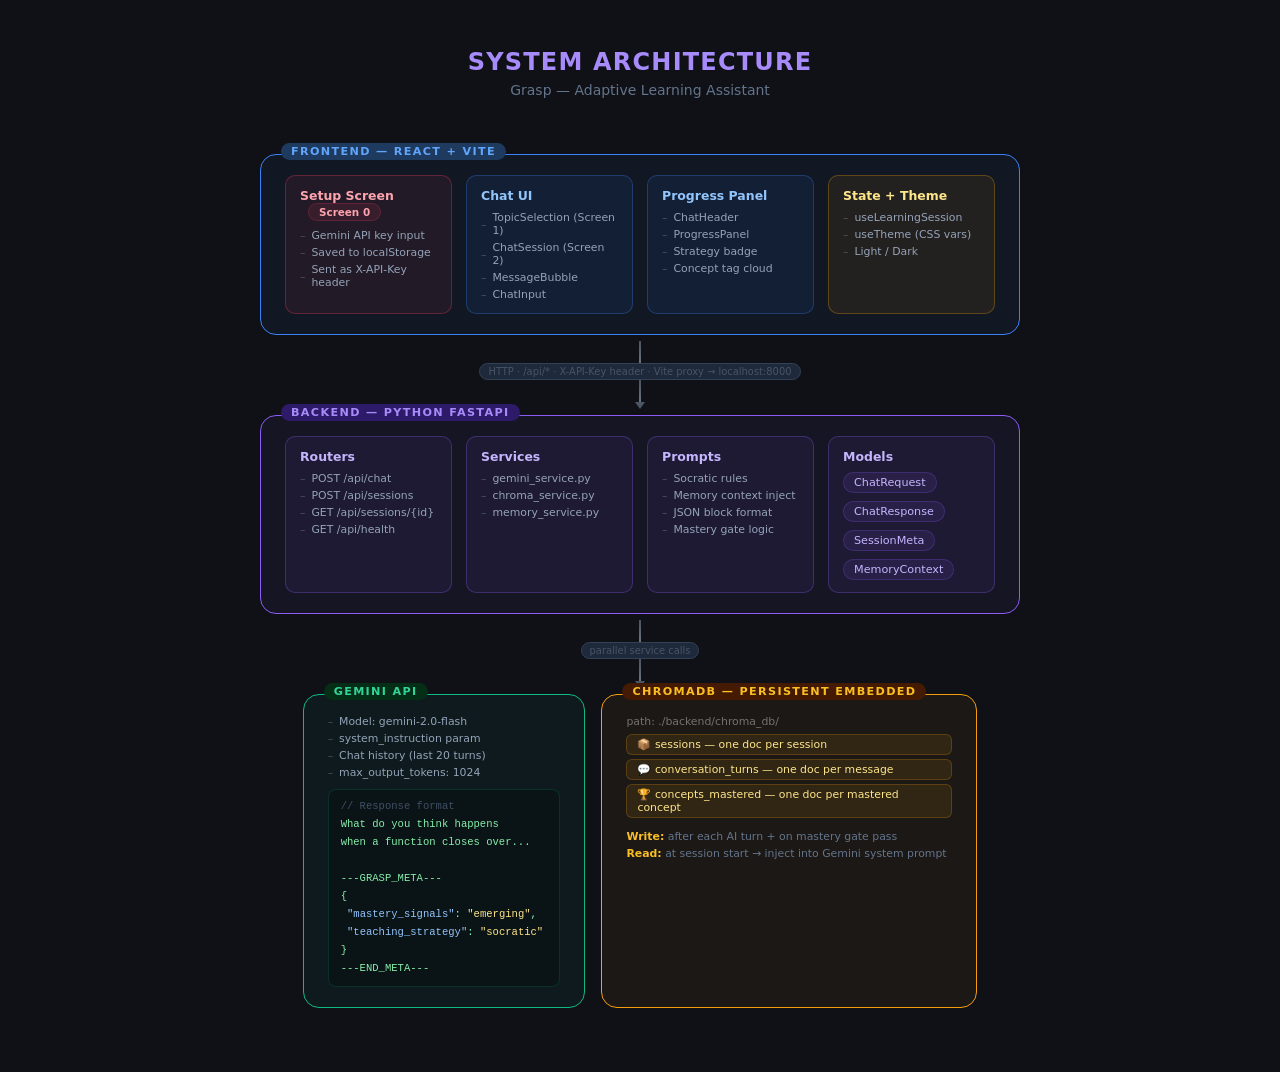
<file: diagrams/system-architecture.html>
<!DOCTYPE html>
<html lang="en">
<head>
  <meta charset="UTF-8" />
  <meta name="viewport" content="width=device-width, initial-scale=1.0" />
  <title>Grasp — System Architecture</title>
  <style>
    * { box-sizing: border-box; margin: 0; padding: 0; }

    body {
      background: #0f1117;
      color: #e2e8f0;
      font-family: 'Segoe UI', system-ui, sans-serif;
      min-height: 100vh;
      display: flex;
      flex-direction: column;
      align-items: center;
      padding: 48px 24px 64px;
    }

    h1 {
      font-size: 1.5rem;
      font-weight: 600;
      color: #a78bfa;
      letter-spacing: 0.05em;
      text-transform: uppercase;
      margin-bottom: 6px;
    }

    .subtitle {
      font-size: 0.875rem;
      color: #64748b;
      margin-bottom: 56px;
    }

    .arch {
      display: flex;
      flex-direction: column;
      align-items: center;
      gap: 0;
      width: 100%;
      max-width: 760px;
    }

    .layer {
      width: 100%;
      border: 1.5px solid;
      border-radius: 16px;
      padding: 20px 24px;
      position: relative;
    }

    .layer-label {
      position: absolute;
      top: -12px;
      left: 20px;
      font-size: 0.7rem;
      font-weight: 700;
      letter-spacing: 0.12em;
      text-transform: uppercase;
      padding: 2px 10px;
      border-radius: 20px;
    }

    /* Layers */
    .layer-frontend { border-color: #3b82f6; background: rgba(59,130,246,0.05); }
    .layer-frontend .layer-label { background: #1e3a5f; color: #60a5fa; }

    .layer-backend  { border-color: #8b5cf6; background: rgba(139,92,246,0.05); margin: 0 0px; }
    .layer-backend  .layer-label { background: #2d1b69; color: #a78bfa; }

    .layer-leaf {
      display: flex;
      gap: 16px;
      flex-wrap: nowrap;
    }

    .layer-gemini { border-color: #10b981; background: rgba(16,185,129,0.05); flex: 1; }
    .layer-gemini .layer-label { background: #052e16; color: #34d399; }

    .layer-chroma { border-color: #f59e0b; background: rgba(245,158,11,0.05); flex: 1.4; }
    .layer-chroma .layer-label { background: #451a03; color: #fbbf24; }

    /* Inner grid */
    .inner-grid {
      display: flex;
      gap: 14px;
      flex-wrap: wrap;
    }

    .box {
      flex: 1;
      min-width: 130px;
      border-radius: 10px;
      padding: 12px 14px;
      border: 1px solid;
    }

    .box-title { font-size: 0.78rem; font-weight: 700; margin-bottom: 8px; }
    .box-items { list-style: none; display: flex; flex-direction: column; gap: 4px; }
    .box-items li { font-size: 0.68rem; color: #94a3b8; display: flex; align-items: center; gap: 6px; }
    .box-items li::before { content: '–'; opacity: 0.4; }

    .box-blue   { border-color: rgba(59,130,246,0.3);  background: rgba(59,130,246,0.08);  }
    .box-blue   .box-title { color: #93c5fd; }
    .box-purple { border-color: rgba(139,92,246,0.3);  background: rgba(139,92,246,0.08);  }
    .box-purple .box-title { color: #c4b5fd; }
    .box-green  { border-color: rgba(16,185,129,0.3);  background: rgba(16,185,129,0.08);  }
    .box-green  .box-title { color: #6ee7b7; }
    .box-amber  { border-color: rgba(245,158,11,0.3);  background: rgba(245,158,11,0.08);  }
    .box-amber  .box-title { color: #fde68a; }
    .box-rose   { border-color: rgba(244,63,94,0.3);   background: rgba(244,63,94,0.08);   }
    .box-rose   .box-title { color: #fda4af; }

    /* State chips */
    .state-items { display: flex; gap: 8px; flex-wrap: wrap; }
    .state-chip {
      font-size: 0.7rem;
      color: #c4b5fd;
      background: rgba(139,92,246,0.1);
      border: 1px solid rgba(139,92,246,0.22);
      border-radius: 20px;
      padding: 3px 10px;
    }

    /* Connector */
    .connector {
      display: flex;
      flex-direction: column;
      align-items: center;
      padding: 6px 0;
    }
    .connector-line { width: 2px; height: 22px; background: linear-gradient(to bottom, #4b5563, #6b7280); }
    .connector-label {
      font-size: 0.62rem; color: #475569; white-space: nowrap;
      padding: 2px 8px; background: #1e293b; border: 1px solid #334155;
      border-radius: 20px; z-index: 1;
    }
    .connector-arrow {
      width: 0; height: 0;
      border-left: 5px solid transparent;
      border-right: 5px solid transparent;
      border-top: 7px solid #4b5563;
    }

    /* Side connector (between Gemini and Chroma) */
    .leaf-connector {
      display: flex;
      flex-direction: column;
      align-items: center;
      padding: 6px 0;
    }
    .leaf-connector-line { height: 22px; width: 2px; background: #334155; }
    .leaf-connector-arrow {
      width: 0; height: 0;
      border-left: 5px solid transparent;
      border-right: 5px solid transparent;
      border-top: 7px solid #334155;
    }

    /* Collection tags */
    .coll-tag {
      font-size: 0.68rem;
      padding: 3px 10px;
      border-radius: 6px;
      background: rgba(245,158,11,0.1);
      border: 1px solid rgba(245,158,11,0.22);
      color: #fde68a;
      margin-bottom: 4px;
      display: block;
    }

    /* JSON block */
    .json-block {
      font-family: 'Courier New', monospace;
      font-size: 0.66rem;
      color: #86efac;
      background: rgba(0,0,0,0.25);
      border: 1px solid rgba(16,185,129,0.18);
      border-radius: 8px;
      padding: 8px 12px;
      margin-top: 10px;
      line-height: 1.7;
    }
    .json-key { color: #93c5fd; }
    .json-str { color: #fde68a; }
    .json-comment { color: #3f4f65; }

    /* Header badge */
    .setup-badge {
      display: inline-flex;
      align-items: center;
      gap: 6px;
      font-size: 0.65rem;
      color: #fda4af;
      background: rgba(244,63,94,0.1);
      border: 1px solid rgba(244,63,94,0.2);
      border-radius: 20px;
      padding: 2px 10px;
      margin-left: 8px;
      vertical-align: middle;
    }
  </style>
</head>
<body>

  <h1>System Architecture</h1>
  <p class="subtitle">Grasp — Adaptive Learning Assistant</p>

  <div class="arch">

    <!-- Frontend Layer -->
    <div class="layer layer-frontend">
      <span class="layer-label">Frontend — React + Vite</span>
      <div class="inner-grid">
        <div class="box box-rose">
          <div class="box-title">Setup Screen <span class="setup-badge">Screen 0</span></div>
          <ul class="box-items">
            <li>Gemini API key input</li>
            <li>Saved to localStorage</li>
            <li>Sent as X-API-Key header</li>
          </ul>
        </div>
        <div class="box box-blue">
          <div class="box-title">Chat UI</div>
          <ul class="box-items">
            <li>TopicSelection (Screen 1)</li>
            <li>ChatSession (Screen 2)</li>
            <li>MessageBubble</li>
            <li>ChatInput</li>
          </ul>
        </div>
        <div class="box box-blue">
          <div class="box-title">Progress Panel</div>
          <ul class="box-items">
            <li>ChatHeader</li>
            <li>ProgressPanel</li>
            <li>Strategy badge</li>
            <li>Concept tag cloud</li>
          </ul>
        </div>
        <div class="box box-amber">
          <div class="box-title">State + Theme</div>
          <ul class="box-items">
            <li>useLearningSession</li>
            <li>useTheme (CSS vars)</li>
            <li>Light / Dark</li>
          </ul>
        </div>
      </div>
    </div>

    <!-- Connector 1 -->
    <div class="connector">
      <div class="connector-line"></div>
      <div class="connector-label">HTTP · /api/* · X-API-Key header · Vite proxy → localhost:8000</div>
      <div class="connector-line"></div>
      <div class="connector-arrow"></div>
    </div>

    <!-- Backend Layer -->
    <div class="layer layer-backend">
      <span class="layer-label">Backend — Python FastAPI</span>
      <div class="inner-grid">
        <div class="box box-purple">
          <div class="box-title">Routers</div>
          <ul class="box-items">
            <li>POST /api/chat</li>
            <li>POST /api/sessions</li>
            <li>GET  /api/sessions/{id}</li>
            <li>GET  /api/health</li>
          </ul>
        </div>
        <div class="box box-purple">
          <div class="box-title">Services</div>
          <ul class="box-items">
            <li>gemini_service.py</li>
            <li>chroma_service.py</li>
            <li>memory_service.py</li>
          </ul>
        </div>
        <div class="box box-purple">
          <div class="box-title">Prompts</div>
          <ul class="box-items">
            <li>Socratic rules</li>
            <li>Memory context inject</li>
            <li>JSON block format</li>
            <li>Mastery gate logic</li>
          </ul>
        </div>
        <div class="box box-purple">
          <div class="box-title">Models</div>
          <div style="margin-top:6px">
            <div class="state-items">
              <span class="state-chip">ChatRequest</span>
              <span class="state-chip">ChatResponse</span>
              <span class="state-chip">SessionMeta</span>
              <span class="state-chip">MemoryContext</span>
            </div>
          </div>
        </div>
      </div>
    </div>

    <!-- Connector 2 — splits to Gemini + Chroma -->
    <div class="connector">
      <div class="connector-line"></div>
      <div class="connector-label">parallel service calls</div>
      <div class="connector-line"></div>
      <div class="connector-arrow"></div>
    </div>

    <!-- Leaf layer: Gemini + ChromaDB side by side -->
    <div class="layer-leaf">

      <!-- Gemini -->
      <div class="layer layer-gemini" style="position:relative; min-width:0;">
        <span class="layer-label">Gemini API</span>
        <div class="box box-green" style="border:none; background:transparent; padding:0;">
          <ul class="box-items" style="margin-bottom:8px;">
            <li>Model: gemini-2.0-flash</li>
            <li>system_instruction param</li>
            <li>Chat history (last 20 turns)</li>
            <li>max_output_tokens: 1024</li>
          </ul>
          <div class="json-block">
<span class="json-comment">// Response format</span>
<br>What do you think happens
<br>when a function closes over...
<br><br>---GRASP_META---
<br>{
<br>&nbsp;<span class="json-key">"mastery_signals"</span>: <span class="json-str">"emerging"</span>,
<br>&nbsp;<span class="json-key">"teaching_strategy"</span>: <span class="json-str">"socratic"</span>
<br>}
<br>---END_META---
          </div>
        </div>
      </div>

      <!-- ChromaDB -->
      <div class="layer layer-chroma" style="position:relative; min-width:0;">
        <span class="layer-label">ChromaDB — Persistent Embedded</span>
        <div style="margin-bottom:6px; font-size:0.68rem; color:#78716c;">path: ./backend/chroma_db/</div>
        <span class="coll-tag">📦 sessions — one doc per session</span>
        <span class="coll-tag">💬 conversation_turns — one doc per message</span>
        <span class="coll-tag">🏆 concepts_mastered — one doc per mastered concept</span>
        <div style="margin-top:10px; font-size:0.68rem; color:#64748b; line-height:1.6;">
          <strong style="color:#fbbf24;">Write:</strong> after each AI turn + on mastery gate pass<br>
          <strong style="color:#fbbf24;">Read:</strong> at session start → inject into Gemini system prompt
        </div>
      </div>

    </div>

  </div>

</body>
</html>
</file>
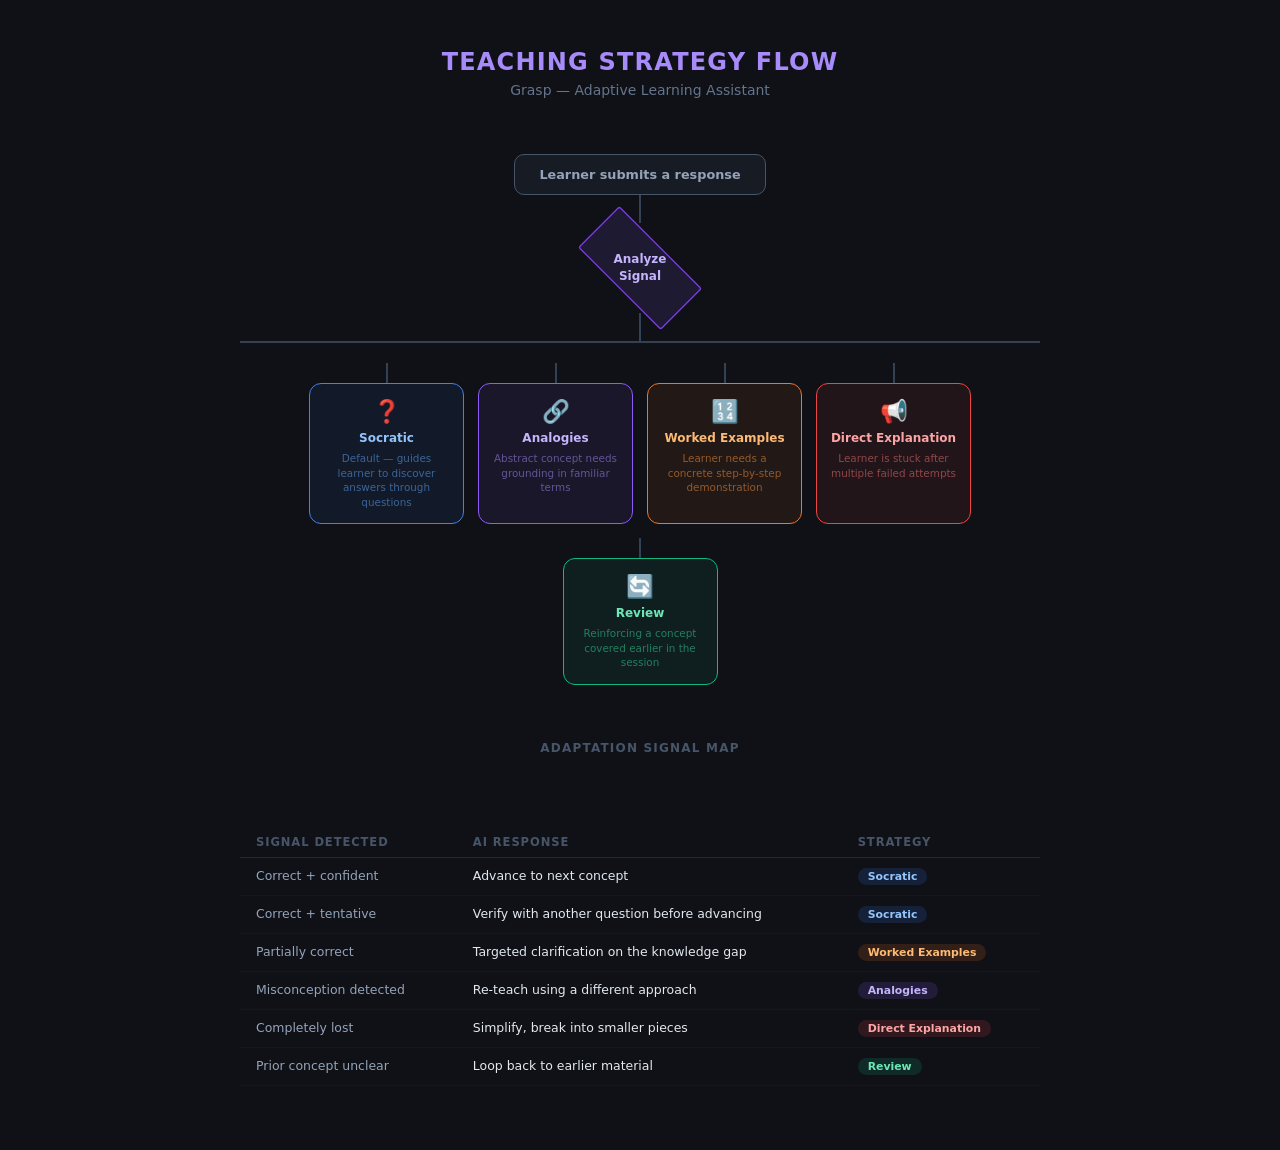
<file: diagrams/teaching-strategies.html>
<!DOCTYPE html>
<html lang="en">
<head>
  <meta charset="UTF-8" />
  <meta name="viewport" content="width=device-width, initial-scale=1.0" />
  <title>Grasp — Teaching Strategy Flow</title>
  <style>
    * { box-sizing: border-box; margin: 0; padding: 0; }

    body {
      background: #0f1117;
      color: #e2e8f0;
      font-family: 'Segoe UI', system-ui, sans-serif;
      min-height: 100vh;
      padding: 48px 24px 64px;
      display: flex;
      flex-direction: column;
      align-items: center;
    }

    h1 {
      font-size: 1.5rem;
      font-weight: 600;
      color: #a78bfa;
      letter-spacing: 0.05em;
      text-transform: uppercase;
      margin-bottom: 6px;
    }

    .subtitle {
      font-size: 0.875rem;
      color: #64748b;
      margin-bottom: 56px;
    }

    .flow {
      width: 100%;
      max-width: 800px;
      display: flex;
      flex-direction: column;
      align-items: center;
    }

    /* Decision diamond */
    .diamond-wrap {
      position: relative;
      width: 180px;
      height: 90px;
      display: flex;
      align-items: center;
      justify-content: center;
    }

    .diamond {
      width: 180px;
      height: 90px;
      transform: rotate(0deg);
      position: relative;
      display: flex;
      align-items: center;
      justify-content: center;
    }

    .diamond::before {
      content: '';
      position: absolute;
      inset: 0;
      background: rgba(139,92,246,0.12);
      border: 2px solid #7c3aed;
      transform: rotate(45deg) scale(0.65);
      border-radius: 4px;
    }

    .diamond-text {
      font-size: 0.75rem;
      font-weight: 600;
      color: #c4b5fd;
      text-align: center;
      z-index: 1;
      line-height: 1.4;
    }

    /* Plain box */
    .box {
      padding: 10px 20px;
      border-radius: 10px;
      text-align: center;
      font-size: 0.8rem;
      font-weight: 600;
      border: 1.5px solid;
    }

    .box-trigger {
      background: rgba(100,116,139,0.1);
      border-color: #475569;
      color: #94a3b8;
      padding: 12px 24px;
    }

    /* Strategy outcome boxes */
    .outcomes {
      display: flex;
      gap: 14px;
      flex-wrap: wrap;
      justify-content: center;
      width: 100%;
    }

    .outcome {
      flex: 1;
      min-width: 130px;
      max-width: 155px;
      border-radius: 12px;
      padding: 14px 12px;
      display: flex;
      flex-direction: column;
      align-items: center;
      gap: 6px;
      border: 1.5px solid;
      transition: transform 0.15s ease;
      cursor: default;
      text-align: center;
    }

    .outcome:hover { transform: translateY(-3px); }

    .outcome-icon { font-size: 1.4rem; }
    .outcome-strategy { font-size: 0.75rem; font-weight: 700; }
    .outcome-when { font-size: 0.65rem; line-height: 1.4; }

    .o-blue   { background: rgba(59,130,246,0.08); border-color: #3b82f6; }
    .o-blue   .outcome-strategy { color: #93c5fd; }
    .o-blue   .outcome-when     { color: #60a5fa88; }

    .o-purple { background: rgba(139,92,246,0.08); border-color: #8b5cf6; }
    .o-purple .outcome-strategy { color: #c4b5fd; }
    .o-purple .outcome-when     { color: #a78bfa88; }

    .o-orange { background: rgba(249,115,22,0.08); border-color: #f97316; }
    .o-orange .outcome-strategy { color: #fdba74; }
    .o-orange .outcome-when     { color: #fb923c88; }

    .o-red    { background: rgba(239,68,68,0.08);  border-color: #ef4444; }
    .o-red    .outcome-strategy { color: #fca5a5; }
    .o-red    .outcome-when     { color: #f8717188; }

    .o-green  { background: rgba(16,185,129,0.08); border-color: #10b981; }
    .o-green  .outcome-strategy { color: #6ee7b7; }
    .o-green  .outcome-when     { color: #34d39988; }

    /* Connector */
    .v-line {
      width: 2px;
      height: 28px;
      background: #334155;
    }

    .h-spread {
      position: relative;
      width: 100%;
      height: 2px;
      background: #334155;
      margin: 0 0 0 0;
    }

    /* Signal table */
    .signal-table {
      width: 100%;
      max-width: 800px;
      margin-top: 56px;
      border-collapse: collapse;
    }

    .signal-table th {
      font-size: 0.72rem;
      font-weight: 700;
      text-transform: uppercase;
      letter-spacing: 0.08em;
      color: #475569;
      padding: 8px 16px;
      text-align: left;
      border-bottom: 1px solid #1e293b;
    }

    .signal-table td {
      padding: 10px 16px;
      font-size: 0.78rem;
      border-bottom: 1px solid #0f172a;
      vertical-align: top;
    }

    .signal-table tr:hover td {
      background: rgba(255,255,255,0.02);
    }

    .signal { color: #94a3b8; }
    .response { color: #e2e8f0; }
    .strategy-badge {
      display: inline-block;
      padding: 2px 10px;
      border-radius: 20px;
      font-size: 0.68rem;
      font-weight: 600;
    }

    .sb-blue   { background: rgba(59,130,246,0.15);  color: #93c5fd; }
    .sb-purple { background: rgba(139,92,246,0.15); color: #c4b5fd; }
    .sb-orange { background: rgba(249,115,22,0.15); color: #fdba74; }
    .sb-red    { background: rgba(239,68,68,0.15);  color: #fca5a5; }
    .sb-green  { background: rgba(16,185,129,0.15); color: #6ee7b7; }

    .section-title {
      font-size: 0.75rem;
      font-weight: 700;
      text-transform: uppercase;
      letter-spacing: 0.1em;
      color: #475569;
      margin-bottom: 16px;
      text-align: center;
      width: 100%;
      max-width: 800px;
    }
  </style>
</head>
<body>

  <h1>Teaching Strategy Flow</h1>
  <p class="subtitle">Grasp — Adaptive Learning Assistant</p>

  <div class="flow">

    <!-- Trigger -->
    <div class="box box-trigger">Learner submits a response</div>
    <div class="v-line"></div>

    <!-- Decision -->
    <div class="diamond-wrap">
      <div class="diamond">
        <span class="diamond-text">Analyze<br>Signal</span>
      </div>
    </div>
    <div class="v-line"></div>

    <!-- Spread bar -->
    <div style="width:100%; height:2px; background:#334155;"></div>

    <!-- Outcomes -->
    <div class="outcomes" style="margin-top:0; padding-top:20px;">

      <div style="display:flex;flex-direction:column;align-items:center;gap:0">
        <div class="v-line" style="height:20px"></div>
        <div class="outcome o-blue">
          <div class="outcome-icon">❓</div>
          <div class="outcome-strategy">Socratic</div>
          <div class="outcome-when">Default — guides learner to discover answers through questions</div>
        </div>
      </div>

      <div style="display:flex;flex-direction:column;align-items:center;gap:0">
        <div class="v-line" style="height:20px"></div>
        <div class="outcome o-purple">
          <div class="outcome-icon">🔗</div>
          <div class="outcome-strategy">Analogies</div>
          <div class="outcome-when">Abstract concept needs grounding in familiar terms</div>
        </div>
      </div>

      <div style="display:flex;flex-direction:column;align-items:center;gap:0">
        <div class="v-line" style="height:20px"></div>
        <div class="outcome o-orange">
          <div class="outcome-icon">🔢</div>
          <div class="outcome-strategy">Worked Examples</div>
          <div class="outcome-when">Learner needs a concrete step-by-step demonstration</div>
        </div>
      </div>

      <div style="display:flex;flex-direction:column;align-items:center;gap:0">
        <div class="v-line" style="height:20px"></div>
        <div class="outcome o-red">
          <div class="outcome-icon">📢</div>
          <div class="outcome-strategy">Direct Explanation</div>
          <div class="outcome-when">Learner is stuck after multiple failed attempts</div>
        </div>
      </div>

      <div style="display:flex;flex-direction:column;align-items:center;gap:0">
        <div class="v-line" style="height:20px"></div>
        <div class="outcome o-green">
          <div class="outcome-icon">🔄</div>
          <div class="outcome-strategy">Review</div>
          <div class="outcome-when">Reinforcing a concept covered earlier in the session</div>
        </div>
      </div>

    </div>

  </div>

  <!-- Signal → Response table -->
  <div class="section-title" style="margin-top:56px;">Adaptation Signal Map</div>
  <table class="signal-table">
    <thead>
      <tr>
        <th>Signal Detected</th>
        <th>AI Response</th>
        <th>Strategy</th>
      </tr>
    </thead>
    <tbody>
      <tr>
        <td class="signal">Correct + confident</td>
        <td class="response">Advance to next concept</td>
        <td><span class="strategy-badge sb-blue">Socratic</span></td>
      </tr>
      <tr>
        <td class="signal">Correct + tentative</td>
        <td class="response">Verify with another question before advancing</td>
        <td><span class="strategy-badge sb-blue">Socratic</span></td>
      </tr>
      <tr>
        <td class="signal">Partially correct</td>
        <td class="response">Targeted clarification on the knowledge gap</td>
        <td><span class="strategy-badge sb-orange">Worked Examples</span></td>
      </tr>
      <tr>
        <td class="signal">Misconception detected</td>
        <td class="response">Re-teach using a different approach</td>
        <td><span class="strategy-badge sb-purple">Analogies</span></td>
      </tr>
      <tr>
        <td class="signal">Completely lost</td>
        <td class="response">Simplify, break into smaller pieces</td>
        <td><span class="strategy-badge sb-red">Direct Explanation</span></td>
      </tr>
      <tr>
        <td class="signal">Prior concept unclear</td>
        <td class="response">Loop back to earlier material</td>
        <td><span class="strategy-badge sb-green">Review</span></td>
      </tr>
    </tbody>
  </table>

</body>
</html>
</file>
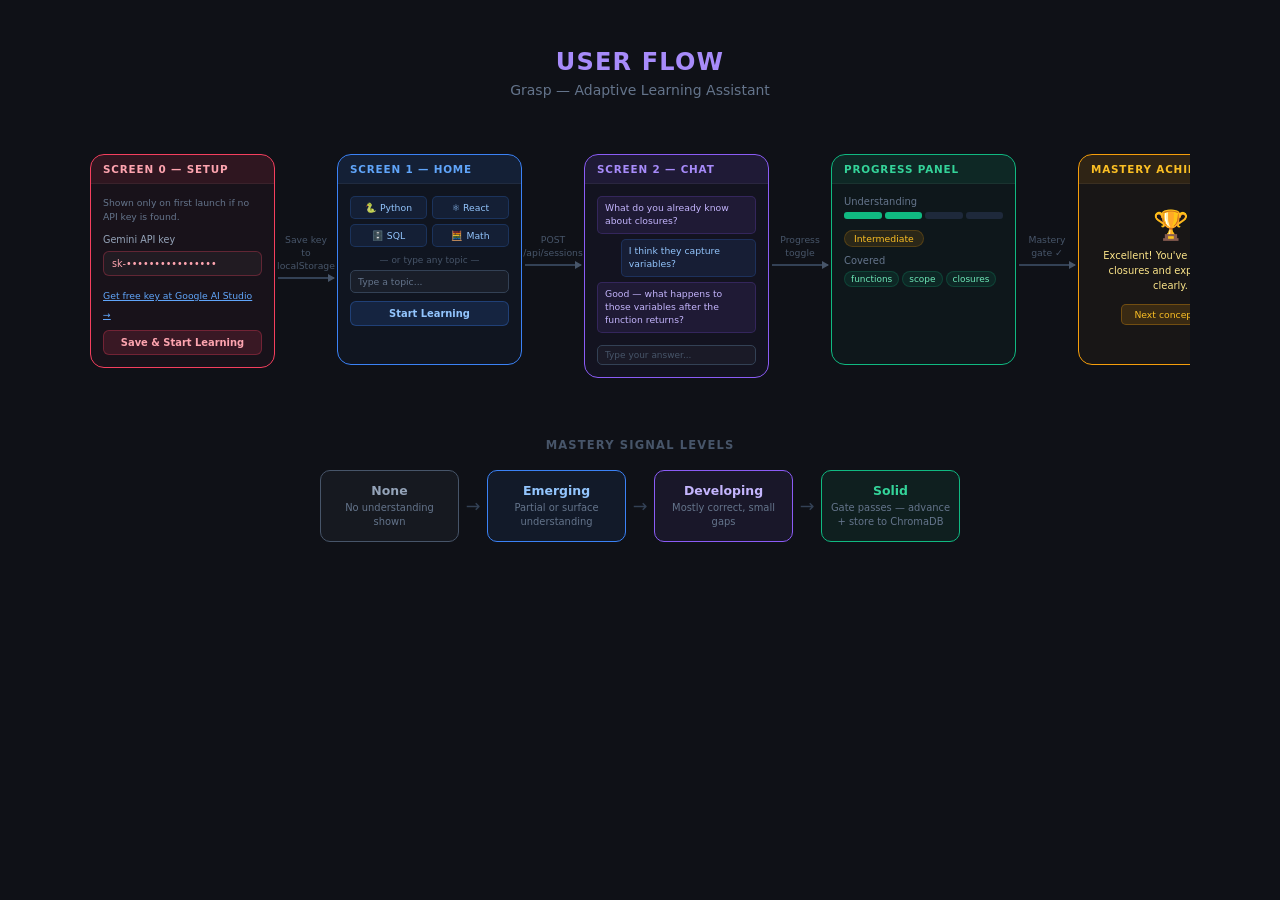
<file: diagrams/user-flow.html>
<!DOCTYPE html>
<html lang="en">
<head>
  <meta charset="UTF-8" />
  <meta name="viewport" content="width=device-width, initial-scale=1.0" />
  <title>Grasp — User Flow</title>
  <style>
    * { box-sizing: border-box; margin: 0; padding: 0; }

    body {
      background: #0f1117;
      color: #e2e8f0;
      font-family: 'Segoe UI', system-ui, sans-serif;
      min-height: 100vh;
      padding: 48px 24px 64px;
      display: flex;
      flex-direction: column;
      align-items: center;
    }

    h1 {
      font-size: 1.5rem;
      font-weight: 600;
      color: #a78bfa;
      letter-spacing: 0.05em;
      text-transform: uppercase;
      margin-bottom: 6px;
    }

    .subtitle { font-size: 0.875rem; color: #64748b; margin-bottom: 56px; }

    .flow-row {
      display: flex;
      align-items: flex-start;
      gap: 0;
      width: 100%;
      max-width: 1100px;
      overflow-x: auto;
      padding-bottom: 8px;
    }

    .screen {
      flex-shrink: 0;
      width: 185px;
      border-radius: 14px;
      border: 1.5px solid;
      overflow: hidden;
      transition: transform 0.2s ease;
      cursor: default;
    }
    .screen:hover { transform: translateY(-4px); }

    .screen-header {
      padding: 8px 12px;
      font-size: 0.65rem;
      font-weight: 700;
      letter-spacing: 0.08em;
      text-transform: uppercase;
      border-bottom: 1px solid rgba(255,255,255,0.05);
    }

    .screen-body { padding: 12px; min-height: 180px; }

    /* Screen 0: Setup */
    .s-setup { border-color: #f43f5e; background: rgba(244,63,94,0.04); }
    .s-setup .screen-header { background: rgba(244,63,94,0.1); color: #fda4af; }

    .key-input {
      width: 100%;
      background: rgba(255,255,255,0.04);
      border: 1px solid rgba(244,63,94,0.3);
      border-radius: 6px;
      padding: 6px 8px;
      font-size: 0.6rem;
      color: #fda4af;
      margin-bottom: 8px;
    }

    .start-btn {
      display: block;
      width: 100%;
      text-align: center;
      padding: 6px 0;
      border-radius: 6px;
      font-size: 0.62rem;
      font-weight: 600;
    }
    .start-btn-rose { background: rgba(244,63,94,0.15); border: 1px solid rgba(244,63,94,0.3); color: #fda4af; }
    .start-btn-blue { background: rgba(59,130,246,0.15); border: 1px solid rgba(59,130,246,0.3); color: #93c5fd; }
    .start-btn-amber{ background: rgba(245,158,11,0.15); border: 1px solid rgba(245,158,11,0.3); color: #fbbf24; }

    .setup-note { font-size: 0.58rem; color: #64748b; line-height: 1.5; margin-bottom: 10px; }
    .link-chip {
      font-size: 0.58rem;
      color: #60a5fa;
      text-decoration: underline;
      cursor: default;
    }

    /* Screen 1: Home */
    .s-home { border-color: #3b82f6; background: rgba(59,130,246,0.04); }
    .s-home .screen-header { background: rgba(59,130,246,0.1); color: #60a5fa; }

    .topic-grid {
      display: grid;
      grid-template-columns: 1fr 1fr;
      gap: 5px;
      margin-bottom: 8px;
    }

    .topic-card {
      background: rgba(59,130,246,0.1);
      border: 1px solid rgba(59,130,246,0.2);
      border-radius: 5px;
      padding: 5px 3px;
      font-size: 0.58rem;
      color: #93c5fd;
      text-align: center;
    }

    .custom-input {
      width: 100%;
      background: rgba(255,255,255,0.04);
      border: 1px solid #334155;
      border-radius: 5px;
      padding: 5px 7px;
      font-size: 0.58rem;
      color: #64748b;
    }

    /* Screen 2: Chat */
    .s-chat { border-color: #8b5cf6; background: rgba(139,92,246,0.04); }
    .s-chat .screen-header { background: rgba(139,92,246,0.1); color: #a78bfa; }

    .msg {
      border-radius: 5px;
      padding: 5px 7px;
      font-size: 0.58rem;
      line-height: 1.4;
      margin-bottom: 5px;
    }
    .msg-ai   { background: rgba(139,92,246,0.1); border: 1px solid rgba(139,92,246,0.2); color: #c4b5fd; }
    .msg-user { background: rgba(59,130,246,0.1); border: 1px solid rgba(59,130,246,0.2); color: #93c5fd; margin-left: auto; max-width: 85%; }
    .chat-area { display: flex; flex-direction: column; }
    .chat-input-bar {
      margin-top: 7px;
      background: rgba(255,255,255,0.03);
      border: 1px solid #334155;
      border-radius: 5px;
      padding: 4px 7px;
      font-size: 0.56rem;
      color: #475569;
    }

    /* Screen 3: Progress */
    .s-progress { border-color: #10b981; background: rgba(16,185,129,0.04); }
    .s-progress .screen-header { background: rgba(16,185,129,0.1); color: #34d399; }

    .mastery-bar { display: flex; gap: 3px; margin-bottom: 8px; }
    .mastery-seg { flex: 1; height: 7px; border-radius: 3px; background: #1e293b; }
    .mastery-seg.active { background: #10b981; }

    .concept-tags { display: flex; flex-wrap: wrap; gap: 3px; }
    .ctag {
      background: rgba(16,185,129,0.1);
      border: 1px solid rgba(16,185,129,0.2);
      border-radius: 20px;
      padding: 2px 6px;
      font-size: 0.56rem;
      color: #6ee7b7;
    }
    .diff-badge {
      display: inline-block;
      padding: 2px 9px;
      border-radius: 20px;
      font-size: 0.58rem;
      background: rgba(245,158,11,0.12);
      border: 1px solid rgba(245,158,11,0.2);
      color: #fbbf24;
      margin-bottom: 8px;
    }

    /* Screen 4: Mastery */
    .s-mastery { border-color: #f59e0b; background: rgba(245,158,11,0.04); }
    .s-mastery .screen-header { background: rgba(245,158,11,0.1); color: #fbbf24; }

    .mastery-celebrate { text-align: center; padding-top: 12px; }
    .mastery-celebrate .star { font-size: 1.8rem; display: block; margin-bottom: 7px; }
    .mastery-celebrate .msg-text { font-size: 0.62rem; color: #fde68a; line-height: 1.5; }
    .next-btn {
      margin-top: 10px;
      display: inline-block;
      padding: 4px 12px;
      background: rgba(245,158,11,0.15);
      border: 1px solid rgba(245,158,11,0.3);
      border-radius: 5px;
      font-size: 0.58rem;
      color: #fbbf24;
    }

    /* Screen 5: Memory stored */
    .s-memory { border-color: #a78bfa; background: rgba(167,139,250,0.04); }
    .s-memory .screen-header { background: rgba(167,139,250,0.1); color: #c4b5fd; }

    .mem-item {
      font-size: 0.6rem;
      color: #94a3b8;
      padding: 4px 0;
      border-bottom: 1px solid #1e293b;
      display: flex;
      align-items: center;
      gap: 6px;
    }
    .mem-item:last-child { border-bottom: none; }
    .mem-dot {
      width: 6px; height: 6px;
      border-radius: 50%;
      flex-shrink: 0;
    }

    /* Arrow connector */
    .arrow-conn {
      flex-shrink: 0;
      display: flex;
      flex-direction: column;
      align-items: center;
      justify-content: center;
      width: 62px;
      padding: 0 3px;
      padding-top: 80px;
    }
    .arrow-label { font-size: 0.58rem; color: #475569; margin-bottom: 4px; text-align: center; line-height: 1.4; }
    .arrow-line {
      width: 100%;
      height: 2px;
      background: #334155;
      position: relative;
    }
    .arrow-line::after {
      content: '';
      position: absolute;
      right: -1px; top: 50%;
      transform: translateY(-50%);
      width: 0; height: 0;
      border-top: 4px solid transparent;
      border-bottom: 4px solid transparent;
      border-left: 7px solid #475569;
    }

    /* Mastery levels row */
    .mastery-levels {
      margin-top: 52px;
      width: 100%;
      max-width: 640px;
    }
    .section-title {
      font-size: 0.72rem; font-weight: 700;
      text-transform: uppercase; letter-spacing: 0.1em;
      color: #475569; margin-bottom: 18px; text-align: center;
    }
    .levels-row { display: flex; align-items: center; gap: 0; }
    .level {
      flex: 1; text-align: center; padding: 12px 8px;
      border-radius: 10px; border: 1.5px solid;
    }
    .level-arrow { width: 28px; flex-shrink: 0; text-align: center; color: #334155; font-size: 1.1rem; }
    .lname { font-size: 0.78rem; font-weight: 700; margin-bottom: 3px; }
    .ldesc { font-size: 0.62rem; color: #64748b; line-height: 1.4; }

    .l1 { background: rgba(100,116,139,0.08); border-color: #475569; }
    .l1 .lname { color: #94a3b8; }
    .l2 { background: rgba(59,130,246,0.08); border-color: #3b82f6; }
    .l2 .lname { color: #93c5fd; }
    .l3 { background: rgba(139,92,246,0.08); border-color: #8b5cf6; }
    .l3 .lname { color: #c4b5fd; }
    .l4 { background: rgba(16,185,129,0.08); border-color: #10b981; }
    .l4 .lname { color: #34d399; }
  </style>
</head>
<body>

  <h1>User Flow</h1>
  <p class="subtitle">Grasp — Adaptive Learning Assistant</p>

  <div class="flow-row">

    <!-- Screen 0: Setup -->
    <div class="screen s-setup">
      <div class="screen-header">Screen 0 — Setup</div>
      <div class="screen-body">
        <div class="setup-note">Shown only on first launch if no API key is found.</div>
        <div style="font-size:0.6rem; color:#94a3b8; margin-bottom:6px;">Gemini API key</div>
        <div class="key-input">sk-••••••••••••••••</div>
        <div style="margin-bottom:8px"><span class="link-chip">Get free key at Google AI Studio →</span></div>
        <div class="start-btn start-btn-rose">Save &amp; Start Learning</div>
      </div>
    </div>

    <!-- Arrow 0→1 -->
    <div class="arrow-conn">
      <div class="arrow-label">Save key<br>to localStorage</div>
      <div class="arrow-line"></div>
    </div>

    <!-- Screen 1: Home -->
    <div class="screen s-home">
      <div class="screen-header">Screen 1 — Home</div>
      <div class="screen-body">
        <div class="topic-grid">
          <div class="topic-card">🐍 Python</div>
          <div class="topic-card">⚛️ React</div>
          <div class="topic-card">🗄️ SQL</div>
          <div class="topic-card">🧮 Math</div>
        </div>
        <div style="font-size:0.56rem; color:#475569; margin-bottom:5px; text-align:center;">— or type any topic —</div>
        <div class="custom-input">Type a topic...</div>
        <div class="start-btn start-btn-blue" style="margin-top:8px">Start Learning</div>
      </div>
    </div>

    <!-- Arrow 1→2 -->
    <div class="arrow-conn">
      <div class="arrow-label">POST<br>/api/sessions</div>
      <div class="arrow-line"></div>
    </div>

    <!-- Screen 2: Chat -->
    <div class="screen s-chat">
      <div class="screen-header">Screen 2 — Chat</div>
      <div class="screen-body">
        <div class="chat-area">
          <div class="msg msg-ai">What do you already know about closures?</div>
          <div class="msg msg-user">I think they capture variables?</div>
          <div class="msg msg-ai">Good — what happens to those variables after the function returns?</div>
        </div>
        <div class="chat-input-bar">Type your answer...</div>
      </div>
    </div>

    <!-- Arrow 2→3 -->
    <div class="arrow-conn">
      <div class="arrow-label">Progress<br>toggle</div>
      <div class="arrow-line"></div>
    </div>

    <!-- Screen 3: Progress Panel -->
    <div class="screen s-progress">
      <div class="screen-header">Progress Panel</div>
      <div class="screen-body">
        <div style="font-size:0.62rem; color:#64748b; margin-bottom:5px;">Understanding</div>
        <div class="mastery-bar">
          <div class="mastery-seg active"></div>
          <div class="mastery-seg active"></div>
          <div class="mastery-seg"></div>
          <div class="mastery-seg"></div>
        </div>
        <div class="diff-badge">Intermediate</div>
        <div style="font-size:0.62rem; color:#64748b; margin-bottom:5px;">Covered</div>
        <div class="concept-tags">
          <span class="ctag">functions</span>
          <span class="ctag">scope</span>
          <span class="ctag">closures</span>
        </div>
      </div>
    </div>

    <!-- Arrow 3→4 -->
    <div class="arrow-conn">
      <div class="arrow-label">Mastery<br>gate ✓</div>
      <div class="arrow-line"></div>
    </div>

    <!-- Screen 4: Mastery -->
    <div class="screen s-mastery">
      <div class="screen-header">Mastery Achieved</div>
      <div class="screen-body">
        <div class="mastery-celebrate">
          <span class="star">🏆</span>
          <div class="msg-text">Excellent! You've mastered closures and explained it clearly.</div>
          <div class="next-btn">Next concept →</div>
        </div>
      </div>
    </div>

    <!-- Arrow 4→5 -->
    <div class="arrow-conn">
      <div class="arrow-label">Store to<br>ChromaDB</div>
      <div class="arrow-line"></div>
    </div>

    <!-- Screen 5: Memory -->
    <div class="screen s-memory">
      <div class="screen-header">ChromaDB Memory</div>
      <div class="screen-body">
        <div style="font-size:0.6rem; color:#94a3b8; margin-bottom:8px; line-height:1.5;">Concept logged. Available in future sessions.</div>
        <div class="mem-item">
          <div class="mem-dot" style="background:#34d399"></div>
          closures — solid
        </div>
        <div class="mem-item">
          <div class="mem-dot" style="background:#34d399"></div>
          scope — solid
        </div>
        <div class="mem-item">
          <div class="mem-dot" style="background:#a78bfa"></div>
          decorators — developing
        </div>
        <div style="margin-top:8px; font-size:0.58rem; color:#475569;">Retrieved next session →</div>
      </div>
    </div>

  </div>

  <!-- Mastery levels -->
  <div class="mastery-levels">
    <div class="section-title">Mastery Signal Levels</div>
    <div class="levels-row">
      <div class="level l1">
        <div class="lname">None</div>
        <div class="ldesc">No understanding shown</div>
      </div>
      <div class="level-arrow">→</div>
      <div class="level l2">
        <div class="lname">Emerging</div>
        <div class="ldesc">Partial or surface understanding</div>
      </div>
      <div class="level-arrow">→</div>
      <div class="level l3">
        <div class="lname">Developing</div>
        <div class="ldesc">Mostly correct, small gaps</div>
      </div>
      <div class="level-arrow">→</div>
      <div class="level l4">
        <div class="lname">Solid</div>
        <div class="ldesc">Gate passes — advance + store to ChromaDB</div>
      </div>
    </div>
  </div>

</body>
</html>
</file>
